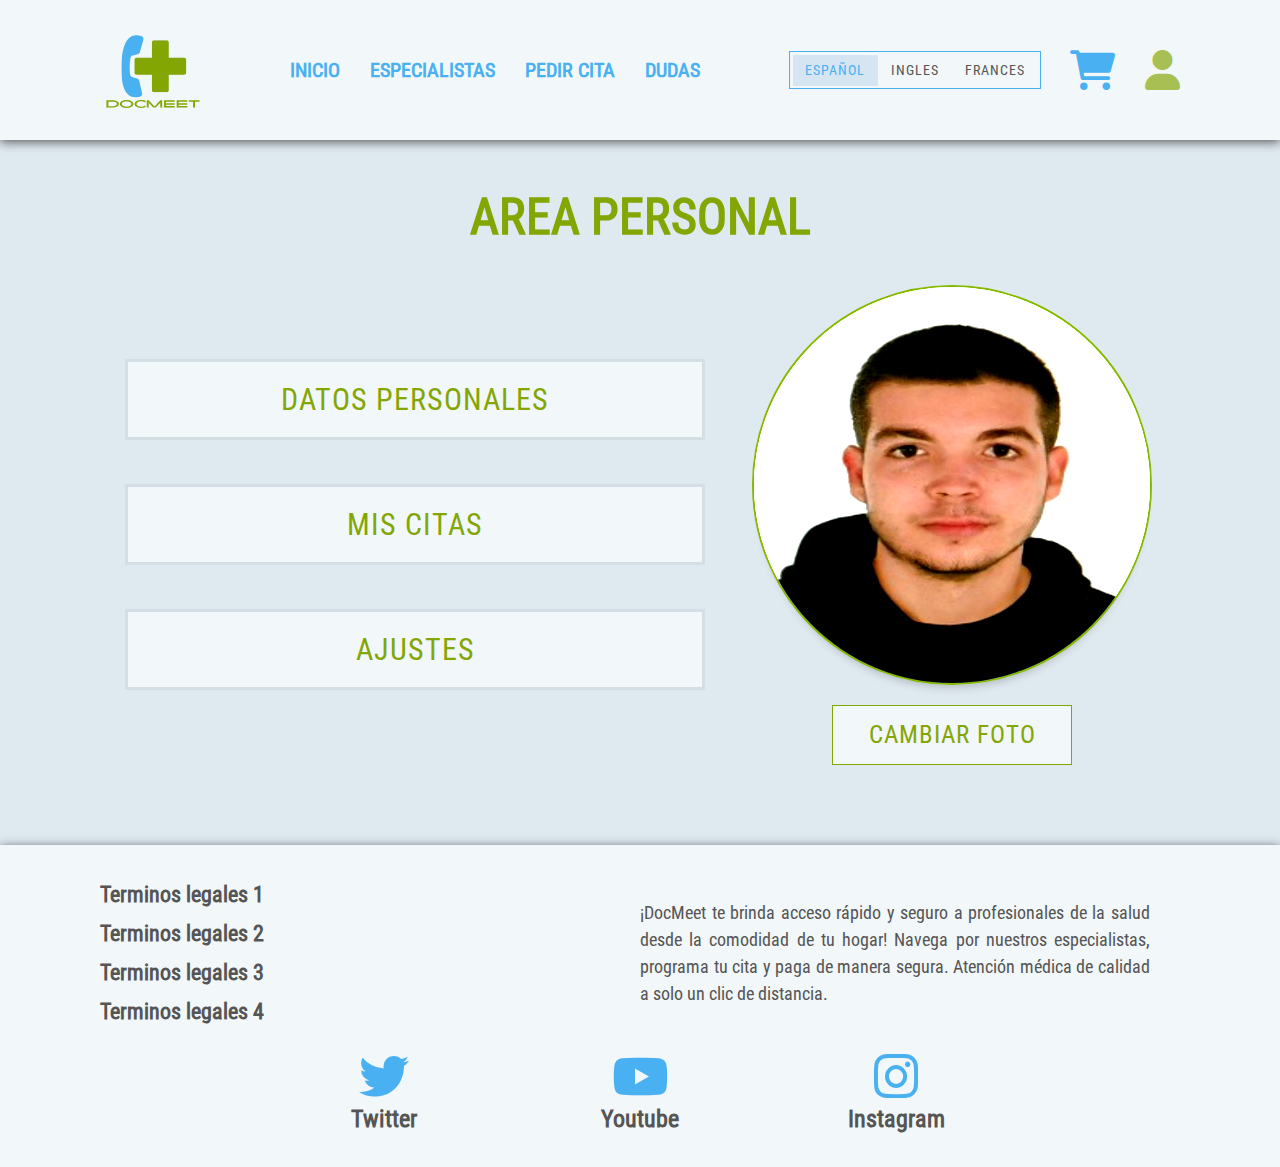
<file: area-personal.html>
<!DOCTYPE html>
<html lang="es">

<head>
    <meta charset="UTF-8">
    <meta name="viewport" content="width=device-width, initial-scale=1.0">
    <link rel="stylesheet" href="assets/fonts/fontawesome-free-6.1.2-web/css/all.min.css">
    <link rel="stylesheet" href="assets/fonts/Roboto_Condensed/RobotoCondensed.css">
    <link rel="stylesheet" href="assets/scss/style.css">
    <link rel="shortcut icon" href="assets/img/logo.ico" type="image/x-icon">
    <title>DocMeet - Citas salud Online</title>
</head>

<body>

    <!-- BARRA DE NAVEGACIÓN -->
    <nav class="home__nav--login" id="home__nav">

        <div class="nav__right--login">

            <!-- CAMBIAR DE IDIOMA -->
            <div class="nav__radio--login">

                <label class="radio__label--login">
                    <input class="radio__input--login" type="radio" name="radio" checked>
                    <span class="radio__text--login"> ESPAÑOL</span>
                </label>

                <label class="radio__label--login">
                    <input class="radio__input--login" type="radio" name="radio">
                    <span class="radio__text--login"> INGLES</span>
                </label>

                <label class="radio__label--login">
                    <input class="radio__input--login" type="radio" name="radio">
                    <span class="radio__text--login"> FRANCES</span>
                </label>

            </div>

            <!-- CARRITO ICON -->
            <a class="nav__link--login" href="carrito.html">
                <i class="nav__icon--login fa-solid fa-cart-shopping"></i>
            </a>

            <!-- USER ICON -->
            <a class="nav__link--login" href="area-personal.html">
                <i class="nav__icon--login fa-solid fa-user" id="active"></i>
            </a>

        </div>

        <!-- MENÚ -->
        <ul class="nav__lista--login">
            <li class="nav__option--login"><a class="option__link--login" href="index-login.html"> INICIO </a></li>
            <li class="nav__option--login"><a class="option__link--login" href="especialistas-login.html"> ESPECIALISTAS
                </a></li>
            <li class="nav__option--login"><a class="option__link--login" href="pedir-cita-login.html"> PEDIR CITA </a>
            </li>
            <li class="nav__option--login"><a class="option__link--login" href="faq-login.html"> DUDAS </a></li>
        </ul>

        <!-- IMAGEN LOGO -->
        <div class="nav__container-img--login">
            <a href="index-login.html" class="nav__link--login">
                <img class="nav__img--login" src="assets/img/Logo.svg" alt="Logo  de la empresa">
            </a>
        </div>

    </nav>

    <div id="nav__menu" class="nav__menu">
        <i class="nav__menu-icon fa-solid fa-bars"></i>
    </div>

    <!-- MAIN DE LA WEB -->
    <main class="home__main">
        <section class="main__personal">

            <header class="personal__header">
                <h1 class="personal__title">AREA PERSONAL</h1>
            </header>

            <div class="personal__container">

                <!-- SECCIÓN IZQ -->
                <div class="personal__container-left">

                    <div class="container-left__container">
                        <a class="container-left__btn" href="datos-personales.html">
                            <span class="container-left__title">DATOS PERSONALES</span>
                        </a>
                    </div>

                    <div class="container-left__container">
                        <a class="container-left__btn" href="mis-citas.html">
                            <span class="container-left__title">MIS CITAS</span>
                        </a>
                    </div>

                    <div class="container-left__container">
                        <a class="container-left__btn" href="#">
                            <span class="container-left__title">AJUSTES</span>
                        </a>
                    </div>

                </div>

                <div class="personal__container-right">

                    <div class="container-right__container-img">
                        <img class="container-right__img" src="assets/img/Foto cara.png" alt="">
                    </div>

                    <a class="container-right__btn" href="#">
                        <span class="container-right__title">CAMBIAR FOTO</span>
                    </a>

                </div>

            </div>


        </section>
    </main>

    <!-- PIÉ DE PÁGINA -->
    <footer class="home__footer">

        <!-- TERMINOS LEGALES -->
        <div class="footer__container-legal">
            <ul class="container-legal__list">
                <li class="container-legal__option"><a class="option__link-footer" href="#">Terminos legales 1</a></li>
                <li class="container-legal__option"><a class="option__link-footer" href="#">Terminos legales 2</a></li>
                <li class="container-legal__option"><a class="option__link-footer" href="#">Terminos legales 3</a></li>
                <li class="container-legal__option"><a class="option__link-footer" href="#">Terminos legales 4</a></li>
            </ul>
        </div>

        <!-- INFORMACIÓN -->
        <div class="footer__container-description">
            <p class="footer__description">
                ¡DocMeet te brinda acceso rápido y seguro a profesionales de la salud desde la comodidad
                de tu hogar! Navega por nuestros especialistas, programa tu cita y paga de manera segura. Atención
                médica de calidad a solo un clic de distancia.
            </p>
        </div>

        <div class="footer__container-rrss">

            <div class="container-rrss__rrss">
                <i class="rrss__icon fa-brands fa-twitter"></i>
                <p class="rrss__text"><a class="rrss__link" href="#">Twitter</a></p>
            </div>

            <div class="container-rrss__rrss">
                <i class="rrss__icon fa-brands fa-youtube"></i>
                <p class="rrss__text"><a class="rrss__link" href="#">Youtube</a></p>
            </div>

            <div class="container-rrss__rrss">
                <i class="rrss__icon fa-brands fa-instagram"></i>
                <p class="rrss__text"><a class="rrss__link" href="#">Instagram</a></p>
            </div>

        </div>

    </footer>

    <script src="assets/js/script.js"></script>

</body>

</html>
</file>
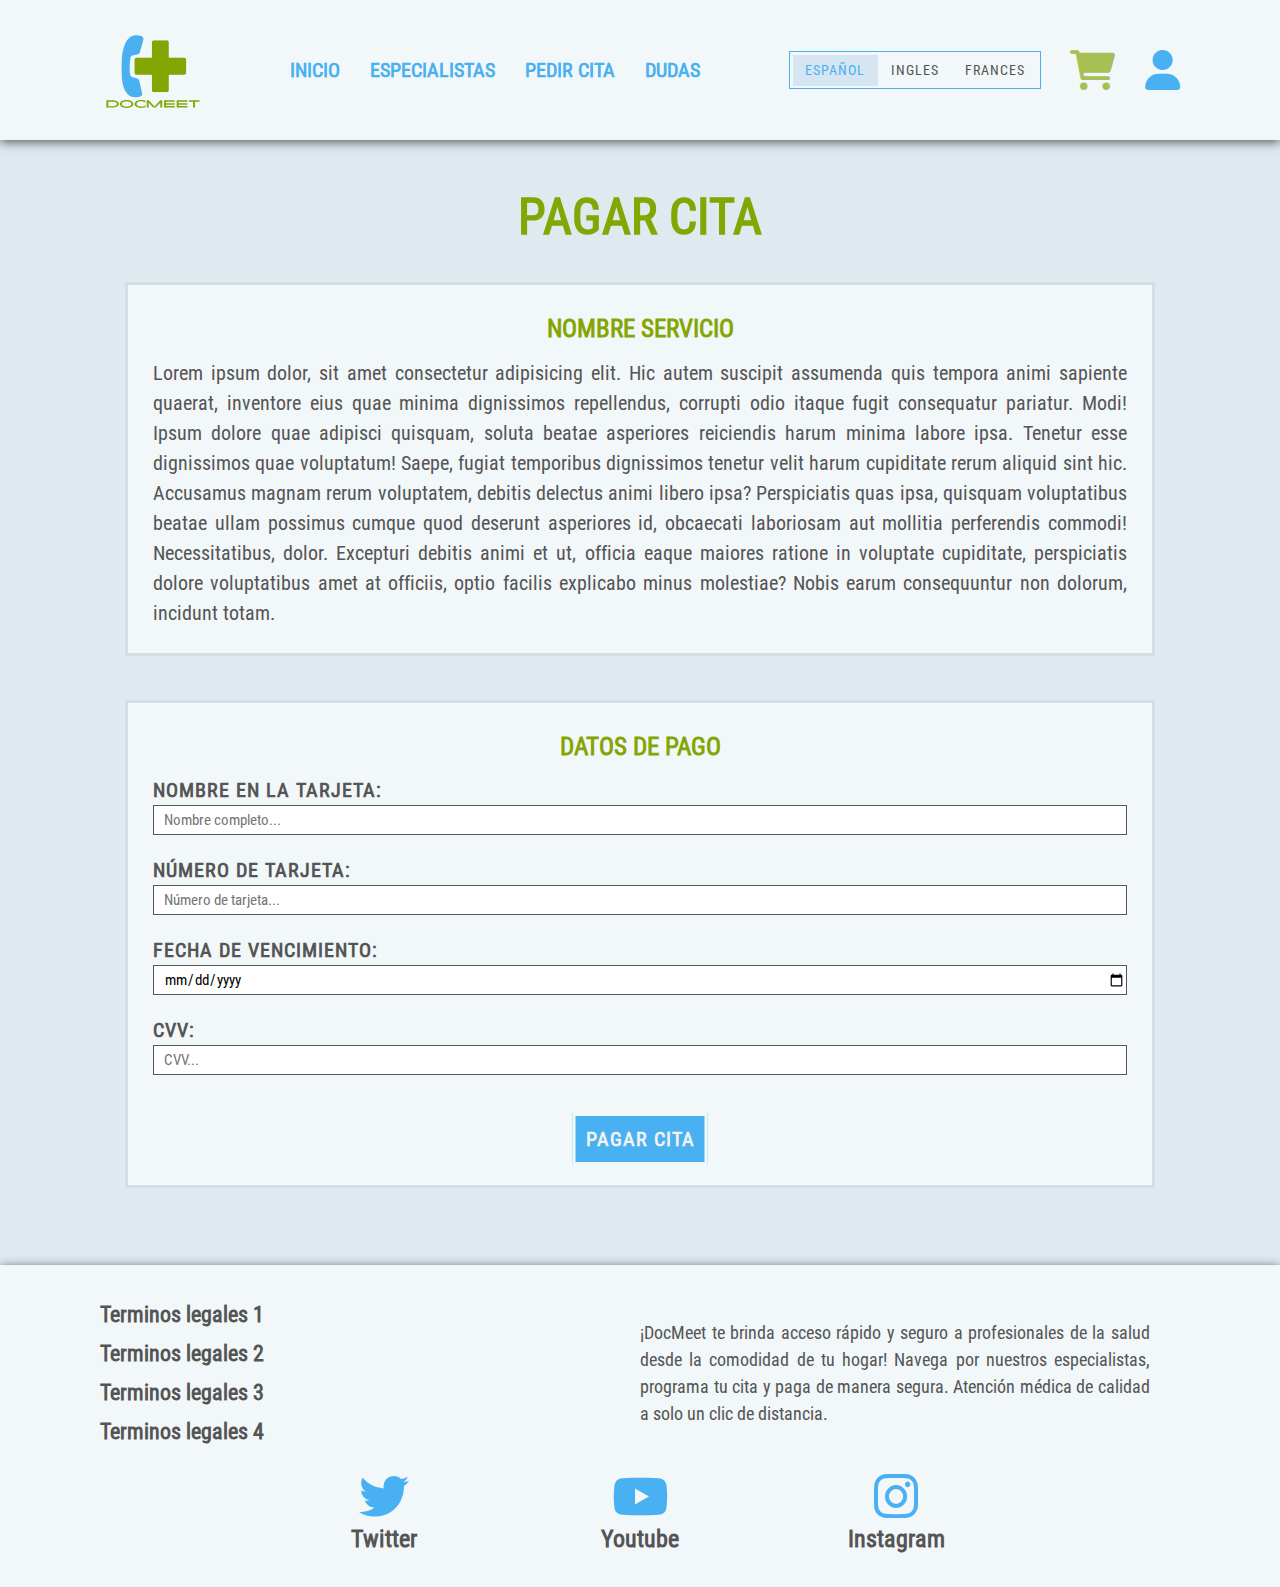
<file: carrito.html>
<!DOCTYPE html>
<html lang="es">

<head>
    <meta charset="UTF-8">
    <meta name="viewport" content="width=device-width, initial-scale=1.0">
    <link rel="stylesheet" href="assets/fonts/fontawesome-free-6.1.2-web/css/all.min.css">
    <link rel="stylesheet" href="assets/fonts/Roboto_Condensed/RobotoCondensed.css">
    <link rel="stylesheet" href="assets/scss/style.css">
    <link rel="shortcut icon" href="assets/img/logo.ico" type="image/x-icon">
    <title>DocMeet - Citas salud Online</title>
</head>

<body>

    <!-- BARRA DE NAVEGACIÓN -->
    <nav class="home__nav--login" id="home__nav">

        <div class="nav__right--login">

            <!-- CAMBIAR DE IDIOMA -->
            <div class="nav__radio--login">

                <label class="radio__label--login">
                    <input class="radio__input--login" type="radio" name="radio" checked>
                    <span class="radio__text--login"> ESPAÑOL</span>
                </label>

                <label class="radio__label--login">
                    <input class="radio__input--login" type="radio" name="radio">
                    <span class="radio__text--login"> INGLES</span>
                </label>

                <label class="radio__label--login">
                    <input class="radio__input--login" type="radio" name="radio">
                    <span class="radio__text--login"> FRANCES</span>
                </label>

            </div>

            <!-- CARRITO ICON -->
            <a class="nav__link--login" href="carrito.html">
                <i class="nav__icon--login fa-solid fa-cart-shopping" id="active"></i>
            </a>

            <!-- USER ICON -->
            <a class="nav__link--login" href="area-personal.html">
                <i class="nav__icon--login fa-solid fa-user"></i>
            </a>

        </div>

        <!-- MENÚ -->
        <ul class="nav__lista--login">
            <li class="nav__option--login"><a class="option__link--login" href="index-login.html"> INICIO </a></li>
            <li class="nav__option--login"><a class="option__link--login" href="especialistas-login.html"> ESPECIALISTAS
                </a></li>
            <li class="nav__option--login"><a class="option__link--login" href="pedir-cita-login.html"> PEDIR CITA </a>
            </li>
            <li class="nav__option--login"><a class="option__link--login" href="faq-login.html"> DUDAS </a></li>
        </ul>

        <!-- IMAGEN LOGO -->
        <div class="nav__container-img--login">
            <a href="index-login.html" class="nav__link--login">
                <img class="nav__img--login" src="assets/img/Logo.svg" alt="Logo  de la empresa">
            </a>
        </div>

    </nav>

    <div id="nav__menu" class="nav__menu">
        <i class="nav__menu-icon fa-solid fa-bars"></i>
    </div>

    <!-- MAIN DE LA WEB -->
    <main class="home__main">

        <section class="main__shop">

            <header class="shop__header">
                <h1 class="shop__title">PAGAR CITA</h1>
            </header>

            <div class="shop__container">

                <!-- SECCIÓN IZQ -->
                <div class="shop__container-left">
                    <div class="container-left__container-description-shop">
                        <h2 class="container-left__title-shop">NOMBRE SERVICIO</h2>
                        <p class="container-left__description-shop">
                            Lorem ipsum dolor, sit amet consectetur adipisicing elit. Hic autem suscipit assumenda quis
                            tempora animi sapiente quaerat, inventore eius quae minima dignissimos repellendus, corrupti
                            odio itaque fugit consequatur pariatur. Modi!
                            Ipsum dolore quae adipisci quisquam, soluta beatae asperiores reiciendis harum minima labore
                            ipsa. Tenetur esse dignissimos quae voluptatum! Saepe, fugiat temporibus dignissimos tenetur
                            velit harum cupiditate rerum aliquid sint hic.
                            Accusamus magnam rerum voluptatem, debitis delectus animi libero ipsa? Perspiciatis quas
                            ipsa, quisquam voluptatibus beatae ullam possimus cumque quod deserunt asperiores id,
                            obcaecati laboriosam aut mollitia perferendis commodi! Necessitatibus, dolor.
                            Excepturi debitis animi et ut, officia eaque maiores ratione in voluptate cupiditate,
                            perspiciatis dolore voluptatibus amet at officiis, optio facilis explicabo minus molestiae?
                            Nobis earum consequuntur non dolorum, incidunt totam.

                        </p>
                    </div>

                </div>

                <!-- SECCIÓN DER -->
                <div class="shop__container-right">
                    <h2 class="container-right__title-shop">DATOS DE PAGO</h2>

                    <form class="shop__form" action="#" method="post">

                        <label class="shop__label" for="nombre">Nombre en la tarjeta:</label>
                        <input class="shop__input" type="text" id="nombre" name="nombre"
                            placeholder="Nombre completo..." required>

                        <label class="shop__label" for="numero">Número de tarjeta:</label>
                        <input class="shop__input" type="text" id="numero" name="numero"
                            placeholder="Número de tarjeta..." required>

                        <label class="shop__label" for="fecha">Fecha de vencimiento:</label>
                        <input class="shop__input" type="date" id="fecha" name="fecha" required>

                        <label class="shop__label" for="cvv">CVV:</label>
                        <input class="shop__input shop__input--last" type="text" id="cvv" name="cvv"
                            placeholder="CVV..." required>

                    </form>

                    <a class="container-right__btn-shop" href="#">
                        <span class="btn-shop__title">PAGAR CITA</span>
                    </a>

                </div>

            </div>


        </section>

    </main>

    <!-- PIÉ DE PÁGINA -->
    <footer class="home__footer">

        <!-- TERMINOS LEGALES -->
        <div class="footer__container-legal">
            <ul class="container-legal__list">
                <li class="container-legal__option"><a class="option__link-footer" href="#">Terminos legales 1</a></li>
                <li class="container-legal__option"><a class="option__link-footer" href="#">Terminos legales 2</a></li>
                <li class="container-legal__option"><a class="option__link-footer" href="#">Terminos legales 3</a></li>
                <li class="container-legal__option"><a class="option__link-footer" href="#">Terminos legales 4</a></li>
            </ul>
        </div>

        <!-- INFORMACIÓN -->
        <div class="footer__container-description">
            <p class="footer__description">
                ¡DocMeet te brinda acceso rápido y seguro a profesionales de la salud desde la comodidad
                de tu hogar! Navega por nuestros especialistas, programa tu cita y paga de manera segura. Atención
                médica de calidad a solo un clic de distancia.
            </p>
        </div>

        <div class="footer__container-rrss">

            <div class="container-rrss__rrss">
                <i class="rrss__icon fa-brands fa-twitter"></i>
                <p class="rrss__text"><a class="rrss__link" href="#">Twitter</a></p>
            </div>

            <div class="container-rrss__rrss">
                <i class="rrss__icon fa-brands fa-youtube"></i>
                <p class="rrss__text"><a class="rrss__link" href="#">Youtube</a></p>
            </div>

            <div class="container-rrss__rrss">
                <i class="rrss__icon fa-brands fa-instagram"></i>
                <p class="rrss__text"><a class="rrss__link" href="#">Instagram</a></p>
            </div>

        </div>

    </footer>

    <script src="assets/js/script.js"></script>

</body>

</html>
</file>
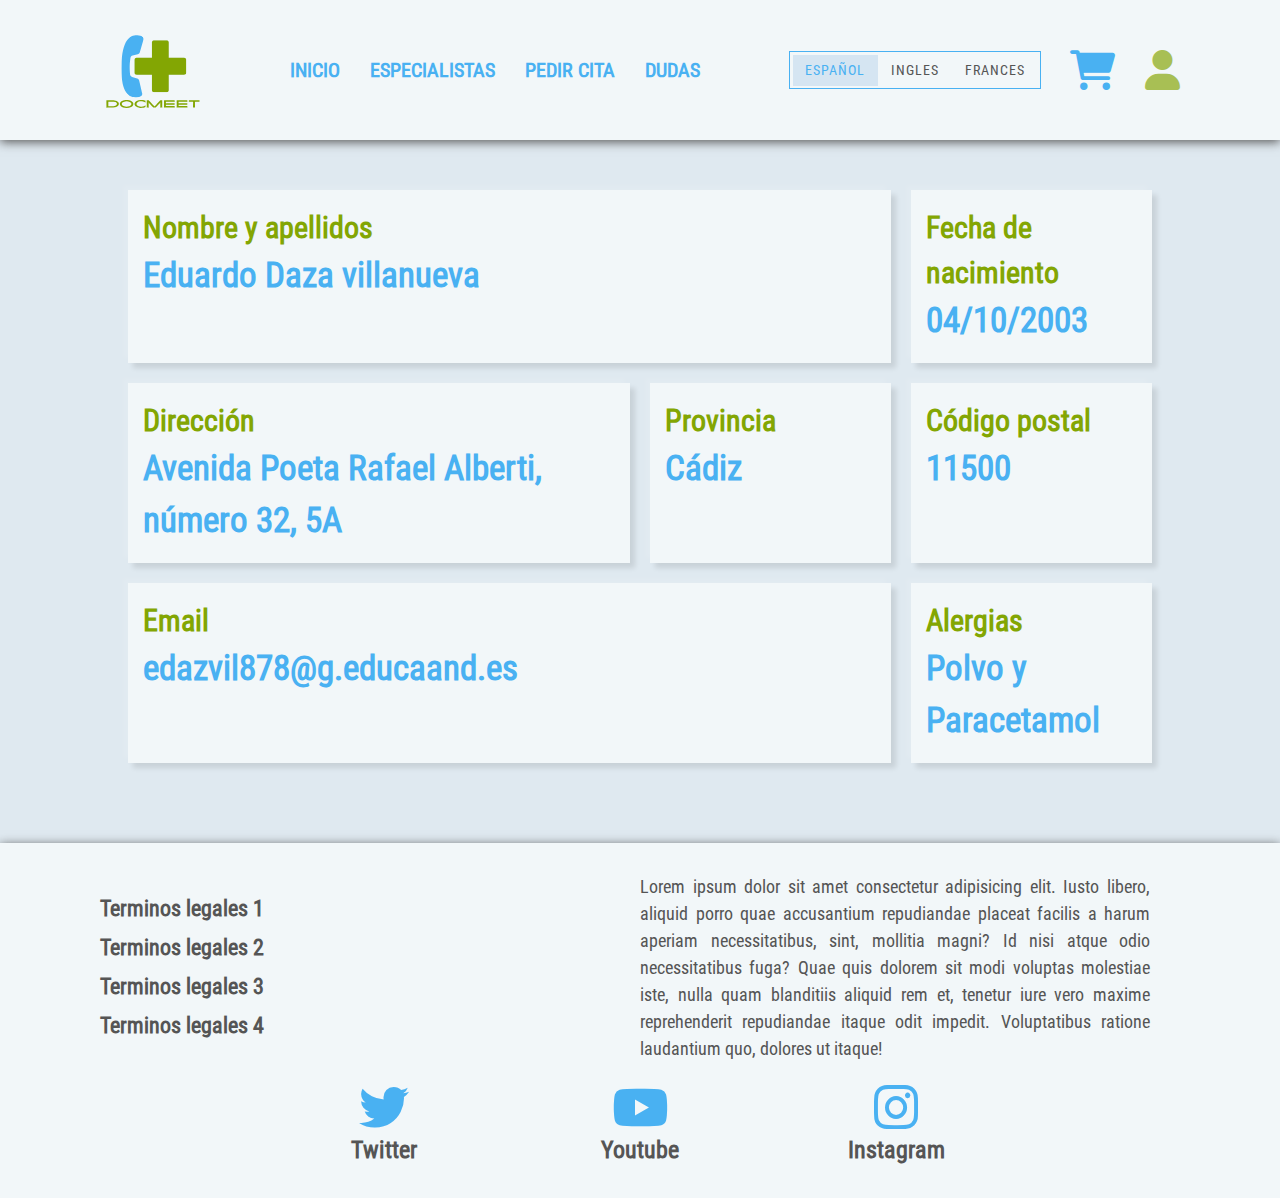
<file: datos-personales.html>
<!DOCTYPE html>
<html lang="es">

<head>
    <meta charset="UTF-8">
    <meta name="viewport" content="width=device-width, initial-scale=1.0">
    <link rel="stylesheet" href="assets/fonts/fontawesome-free-6.1.2-web/css/all.min.css">
    <link rel="stylesheet" href="assets/fonts/Roboto_Condensed/RobotoCondensed.css">
    <link rel="stylesheet" href="assets/scss/style.css">
    <link rel="shortcut icon" href="assets/img/logo.ico" type="image/x-icon">
    <title>DocMeet - Citas salud Online</title>
</head>

<body>

    <!-- BARRA DE NAVEGACIÓN -->
    <nav class="home__nav--login" id="home__nav">

        <div class="nav__right--login">

            <!-- CAMBIAR DE IDIOMA -->
            <div class="nav__radio--login">

                <label class="radio__label--login">
                    <input class="radio__input--login" type="radio" name="radio" checked>
                    <span class="radio__text--login"> ESPAÑOL</span>
                </label>

                <label class="radio__label--login">
                    <input class="radio__input--login" type="radio" name="radio">
                    <span class="radio__text--login"> INGLES</span>
                </label>

                <label class="radio__label--login">
                    <input class="radio__input--login" type="radio" name="radio">
                    <span class="radio__text--login"> FRANCES</span>
                </label>

            </div>

            <!-- CARRITO ICON -->
            <a class="nav__link--login" href="carrito.html">
                <i class="nav__icon--login fa-solid fa-cart-shopping"></i>
            </a>

            <!-- USER ICON -->
            <a class="nav__link--login" href="area-personal.html">
                <i class="nav__icon--login fa-solid fa-user" id="active"></i>
            </a>

        </div>

        <!-- MENÚ -->
        <ul class="nav__lista--login">
            <li class="nav__option--login"><a class="option__link--login" href="index-login.html"> INICIO </a></li>
            <li class="nav__option--login"><a class="option__link--login" href="especialistas-login.html"> ESPECIALISTAS
                </a></li>
            <li class="nav__option--login"><a class="option__link--login" href="pedir-cita-login.html"> PEDIR CITA </a>
            </li>
            <li class="nav__option--login"><a class="option__link--login" href="faq-login.html"> DUDAS </a></li>
        </ul>

        <!-- IMAGEN LOGO -->
        <div class="nav__container-img--login">
            <a href="index-login.html" class="nav__link--login">
                <img class="nav__img--login" src="assets/img/Logo.svg" alt="Logo  de la empresa">
            </a>
        </div>

    </nav>

    <div id="nav__menu" class="nav__menu">
        <i class="nav__menu-icon fa-solid fa-bars"></i>
    </div>

    <!-- MAIN DE LA WEB -->
    <main class="home__main">
        <section class="section1__datos">

            <article class="datos__dato" id="a1">
                <h3 class="dato__title">Nombre y apellidos</h3>
                <p class="dato__text">Eduardo Daza villanueva</p>
            </article>

            <article class="datos__dato" id="a2">
                <h3 class="dato__title">Dirección</h3>
                <p class="dato__text">Avenida Poeta Rafael Alberti, número 32, 5A</p>
            </article>

            <article class="datos__dato" id="a3">
                <h3 class="dato__title">Fecha de nacimiento</h3>
                <p class="dato__text">04/10/2003</p>
            </article>

            <article class="datos__dato" id="a4">
                <h3 class="dato__title">Alergias</h3>
                <p class="dato__text">Polvo y Paracetamol</p>
            </article>

            <article class="datos__dato" id="a5">
                <h3 class="dato__title">Email</h3>
                <p class="dato__text">edazvil878@g.educaand.es</p>
            </article>

            <article class="datos__dato" id="a6">
                <h3 class="dato__title">Provincia</h3>
                <p class="dato__text">Cádiz</p>
            </article>

            <article class="datos__dato" id="a7">
                <h3 class="dato__title">Código postal</h3>
                <p class="dato__text">11500</p>
            </article>

        </section>
    </main>

    <!-- PIÉ DE PÁGINA -->
    <footer class="home__footer">

        <!-- TERMINOS LEGALES -->
        <div class="footer__container-legal">
            <ul class="container-legal__list">
                <li class="container-legal__option"><a class="option__link" href="#">Terminos legales 1</a></li>
                <li class="container-legal__option"><a class="option__link" href="#">Terminos legales 2</a></li>
                <li class="container-legal__option"><a class="option__link" href="#">Terminos legales 3</a></li>
                <li class="container-legal__option"><a class="option__link" href="#">Terminos legales 4</a></li>
            </ul>
        </div>

        <!-- INFORMACIÓN -->
        <div class="footer__container-description">
            <p class="footer__description">
                Lorem ipsum dolor sit amet consectetur adipisicing elit. Iusto libero, aliquid porro quae accusantium
                repudiandae placeat facilis a harum aperiam necessitatibus, sint, mollitia magni? Id nisi atque odio
                necessitatibus fuga?
                Quae quis dolorem sit modi voluptas molestiae iste, nulla quam blanditiis aliquid rem et, tenetur iure
                vero maxime reprehenderit repudiandae itaque odit impedit. Voluptatibus ratione laudantium quo, dolores
                ut itaque!
            </p>
        </div>

        <div class="footer__container-rrss">

            <div class="container-rrss__rrss">
                <i class="rrss__icon fa-brands fa-twitter"></i>
                <p class="rrss__text"><a class="rrss__link" href="#">Twitter</a></p>
            </div>

            <div class="container-rrss__rrss">
                <i class="rrss__icon fa-brands fa-youtube"></i>
                <p class="rrss__text"><a class="rrss__link" href="#">Youtube</a></p>
            </div>

            <div class="container-rrss__rrss">
                <i class="rrss__icon fa-brands fa-instagram"></i>
                <p class="rrss__text"><a class="rrss__link" href="#">Instagram</a></p>
            </div>

        </div>

    </footer>

    <script src="assets/js/script.js"></script>

</body>

</html>
</file>
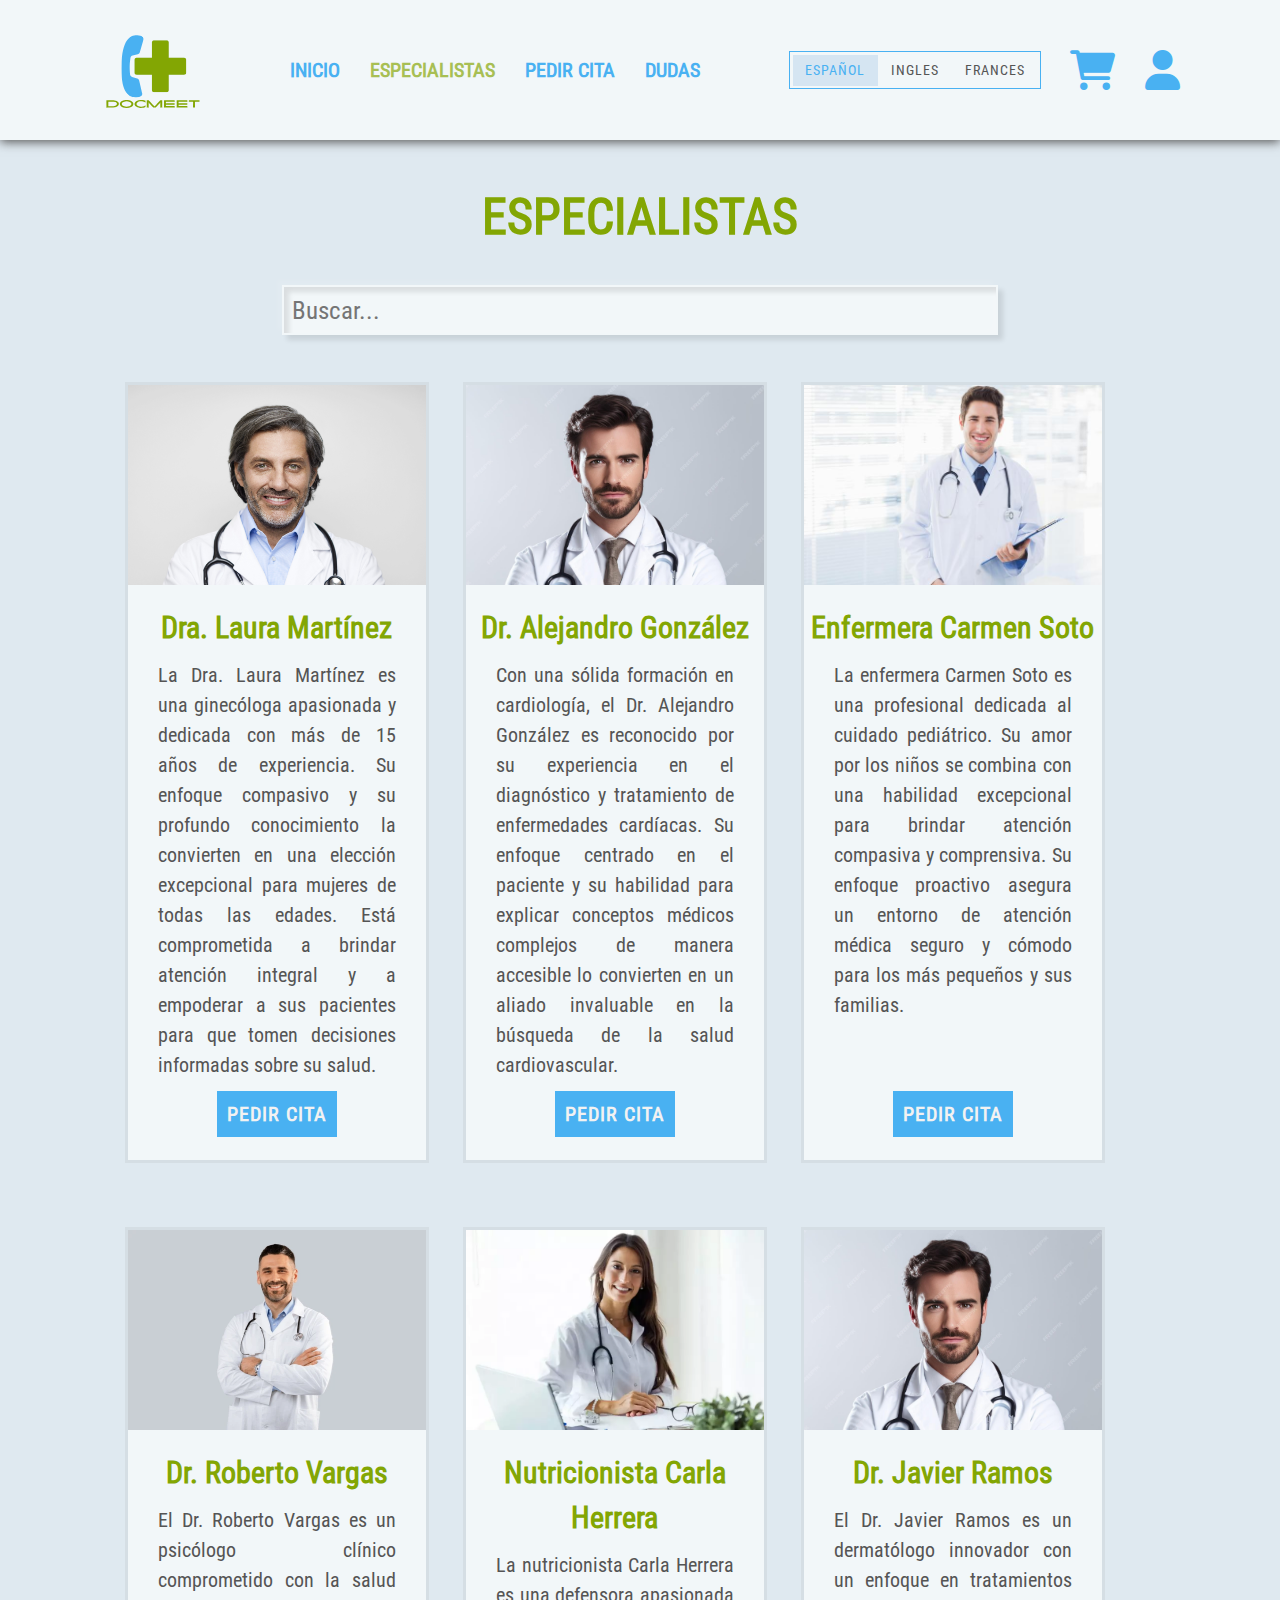
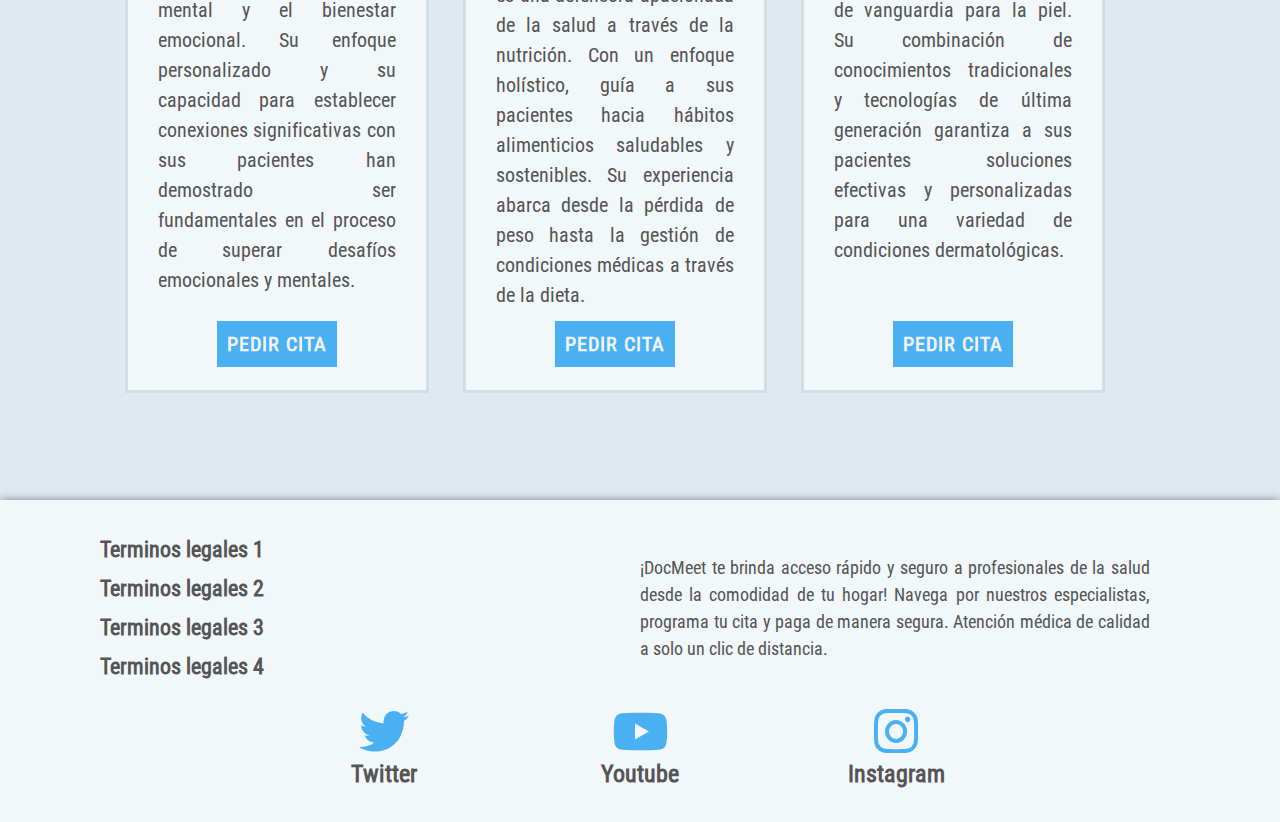
<file: especialistas-login.html>
<!DOCTYPE html>
<html lang="es">

<head>
    <meta charset="UTF-8">
    <meta name="viewport" content="width=device-width, initial-scale=1.0">
    <link rel="stylesheet" href="assets/fonts/fontawesome-free-6.1.2-web/css/all.min.css">
    <link rel="stylesheet" href="assets/fonts/Roboto_Condensed/RobotoCondensed.css">
    <link rel="stylesheet" href="assets/scss/style.css">
    <link rel="shortcut icon" href="assets/img/logo.ico" type="image/x-icon">
    <title>DocMeet - Citas salud Online</title>
</head>

<body>

    <!-- BARRA DE NAVEGACIÓN -->
    <nav class="home__nav--login" id="home__nav">

        <div class="nav__right--login">

            <!-- CAMBIAR DE IDIOMA -->
            <div class="nav__radio--login">

                <label class="radio__label--login">
                    <input class="radio__input--login" type="radio" name="radio" checked>
                    <span class="radio__text--login"> ESPAÑOL</span>
                </label>

                <label class="radio__label--login">
                    <input class="radio__input--login" type="radio" name="radio">
                    <span class="radio__text--login"> INGLES</span>
                </label>

                <label class="radio__label--login">
                    <input class="radio__input--login" type="radio" name="radio">
                    <span class="radio__text--login"> FRANCES</span>
                </label>

            </div>

            <!-- CARRITO ICON -->
            <a class="nav__link--login" href="carrito.html">
                <i class="nav__icon--login fa-solid fa-cart-shopping"></i>
            </a>

            <!-- USER ICON -->
            <a class="nav__link--login" href="area-personal.html">
                <i class="nav__icon--login fa-solid fa-user"></i>
            </a>

        </div>

        <!-- MENÚ -->
        <ul class="nav__lista--login">
            <li class="nav__option--login"><a class="option__link--login" href="index-login.html"> INICIO </a></li>
            <li class="nav__option--login"><a class="option__link--login" id="active" href="especialistas-login.html">
                    ESPECIALISTAS </a></li>
            <li class="nav__option--login"><a class="option__link--login" href="pedir-cita-login.html"> PEDIR CITA </a>
            </li>
            <li class="nav__option--login"><a class="option__link--login" href="faq-login.html"> DUDAS </a></li>
        </ul>

        <!-- IMAGEN LOGO -->
        <div class="nav__container-img--login">
            <a href="index-login.html" class="nav__link--login">
                <img class="nav__img--login" src="assets/img/Logo.svg" alt="Logo  de la empresa">
            </a>
        </div>

    </nav>

    <div id="nav__menu" class="nav__menu">
        <i class="nav__menu-icon fa-solid fa-bars"></i>
    </div>

    <!-- MAIN DE LA WEB -->
    <main class="home__main">

        <!-- ESPECIALISTAS -->
        <section class="main__section-2">

            <header class="cards__header">
                <h1 class="cards__title">ESPECIALISTAS</h1>
            </header>

            <div class="especialistas__search">
                <input class="search__input" placeholder="Buscar...">
            </div>

            <!-- CONTENEDOR CARTAS -->
            <div class="section-2__cards">

                <div class="cards__container">

                    <!-- CARTA -->
                    <article class="cards__card">

                        <div class="card__container-img card__container-img--1">

                        </div>

                        <h2 class="card__title">Dra. Laura Martínez</h2>

                        <div class="card__container-text">
                            <span class="card__text">
                                La Dra. Laura Martínez es una ginecóloga apasionada y dedicada con más de 15 años de
                                experiencia. Su enfoque compasivo y su profundo conocimiento la convierten en una
                                elección excepcional para mujeres de todas las edades. Está comprometida a brindar
                                atención integral y a empoderar a sus pacientes para que tomen decisiones informadas
                                sobre su salud.
                            </span>
                        </div>

                        <a class="container-right__btn-shop" href="pedir-cita-login.html">
                            <span class="btn-shop__title">PEDIR CITA</span>
                        </a>

                    </article>

                    <!-- CARTA -->
                    <article class="cards__card">

                        <div class="card__container-img card__container-img--2">

                        </div>

                        <h2 class="card__title">Dr. Alejandro González</h2>

                        <div class="card__container-text">
                            <span class="card__text">
                                Con una sólida formación en cardiología, el Dr. Alejandro González es reconocido por su
                                experiencia en el diagnóstico y tratamiento de enfermedades cardíacas. Su enfoque
                                centrado en el paciente y su habilidad para explicar conceptos médicos complejos de
                                manera accesible lo convierten en un aliado invaluable en la búsqueda de la salud
                                cardiovascular.
                            </span>
                        </div>

                        <a class="container-right__btn-shop" href="pedir-cita-login.html">
                            <span class="btn-shop__title">PEDIR CITA</span>
                        </a>

                    </article>

                    <!-- CARTA -->
                    <article class="cards__card">

                        <div class="card__container-img card__container-img--3">

                        </div>

                        <h2 class="card__title">Enfermera Carmen Soto</h2>

                        <div class="card__container-text">
                            <span class="card__text">
                                La enfermera Carmen Soto es una profesional dedicada al cuidado pediátrico. Su amor por
                                los niños se combina con una habilidad excepcional para brindar atención compasiva y
                                comprensiva. Su enfoque proactivo asegura un entorno de atención médica seguro y cómodo
                                para los más pequeños y sus familias.
                            </span>
                        </div>

                        <a class="container-right__btn-shop" href="pedir-cita-login.html">
                            <span class="btn-shop__title">PEDIR CITA</span>
                        </a>

                    </article>

                    <!-- CARTA -->
                    <article class="cards__card">

                        <div class="card__container-img card__container-img--4">

                        </div>

                        <h2 class="card__title">Dr. Roberto Vargas </h2>

                        <div class="card__container-text">
                            <span class="card__text">
                                El Dr. Roberto Vargas es un psicólogo clínico comprometido con la salud mental y el
                                bienestar emocional. Su enfoque personalizado y su capacidad para establecer conexiones
                                significativas con sus pacientes han demostrado ser fundamentales en el proceso de
                                superar desafíos emocionales y mentales.
                            </span>
                        </div>

                        <a class="container-right__btn-shop" href="pedir-cita-login.html">
                            <span class="btn-shop__title">PEDIR CITA</span>
                        </a>

                    </article>

                    <!-- CARTA -->
                    <article class="cards__card">

                        <div class="card__container-img card__container-img--5">

                        </div>

                        <h2 class="card__title">Nutricionista Carla Herrera</h2>

                        <div class="card__container-text">
                            <span class="card__text">
                                La nutricionista Carla Herrera es una defensora apasionada de la salud a través de la
                                nutrición. Con un enfoque holístico, guía a sus pacientes hacia hábitos alimenticios
                                saludables y sostenibles. Su experiencia abarca desde la pérdida de peso hasta la
                                gestión de condiciones médicas a través de la dieta.
                            </span>
                        </div>

                        <a class="container-right__btn-shop" href="pedir-cita-login.html">
                            <span class="btn-shop__title">PEDIR CITA</span>
                        </a>

                    </article>

                    <!-- CARTA -->
                    <article class="cards__card">

                        <div class="card__container-img card__container-img--2">

                        </div>

                        <h2 class="card__title">Dr. Javier Ramos</h2>

                        <div class="card__container-text">
                            <span class="card__text">
                                El Dr. Javier Ramos es un dermatólogo innovador con un enfoque en tratamientos de
                                vanguardia para la piel. Su combinación de conocimientos tradicionales y tecnologías de
                                última generación garantiza a sus pacientes soluciones efectivas y personalizadas para
                                una variedad de condiciones dermatológicas.
                            </span>
                        </div>

                        <a class="container-right__btn-shop" href="pedir-cita-login.html">
                            <span class="btn-shop__title">PEDIR CITA</span>
                        </a>

                    </article>

                </div>

            </div>
        </section>

    </main>

    <div id="button-up">
        <i class="fas fa-chevron-up"></i>
    </div>

    <!-- PIÉ DE PÁGINA -->
    <footer class="home__footer">

        <!-- TERMINOS LEGALES -->
        <div class="footer__container-legal">
            <ul class="container-legal__list">
                <li class="container-legal__option"><a class="option__link-footer" href="#">Terminos legales 1</a></li>
                <li class="container-legal__option"><a class="option__link-footer" href="#">Terminos legales 2</a></li>
                <li class="container-legal__option"><a class="option__link-footer" href="#">Terminos legales 3</a></li>
                <li class="container-legal__option"><a class="option__link-footer" href="#">Terminos legales 4</a></li>
            </ul>
        </div>

        <!-- INFORMACIÓN -->
        <div class="footer__container-description">
            <p class="footer__description">
                ¡DocMeet te brinda acceso rápido y seguro a profesionales de la salud desde la comodidad
                de tu hogar! Navega por nuestros especialistas, programa tu cita y paga de manera segura. Atención
                médica de calidad a solo un clic de distancia.
            </p>
        </div>

        <div class="footer__container-rrss">

            <div class="container-rrss__rrss">
                <i class="rrss__icon fa-brands fa-twitter"></i>
                <p class="rrss__text"><a class="rrss__link" href="#">Twitter</a></p>
            </div>

            <div class="container-rrss__rrss">
                <i class="rrss__icon fa-brands fa-youtube"></i>
                <p class="rrss__text"><a class="rrss__link" href="#">Youtube</a></p>
            </div>

            <div class="container-rrss__rrss">
                <i class="rrss__icon fa-brands fa-instagram"></i>
                <p class="rrss__text"><a class="rrss__link" href="#">Instagram</a></p>
            </div>

        </div>

    </footer>

    <script src="assets/js/script.js"></script>

</body>

</html>
</file>
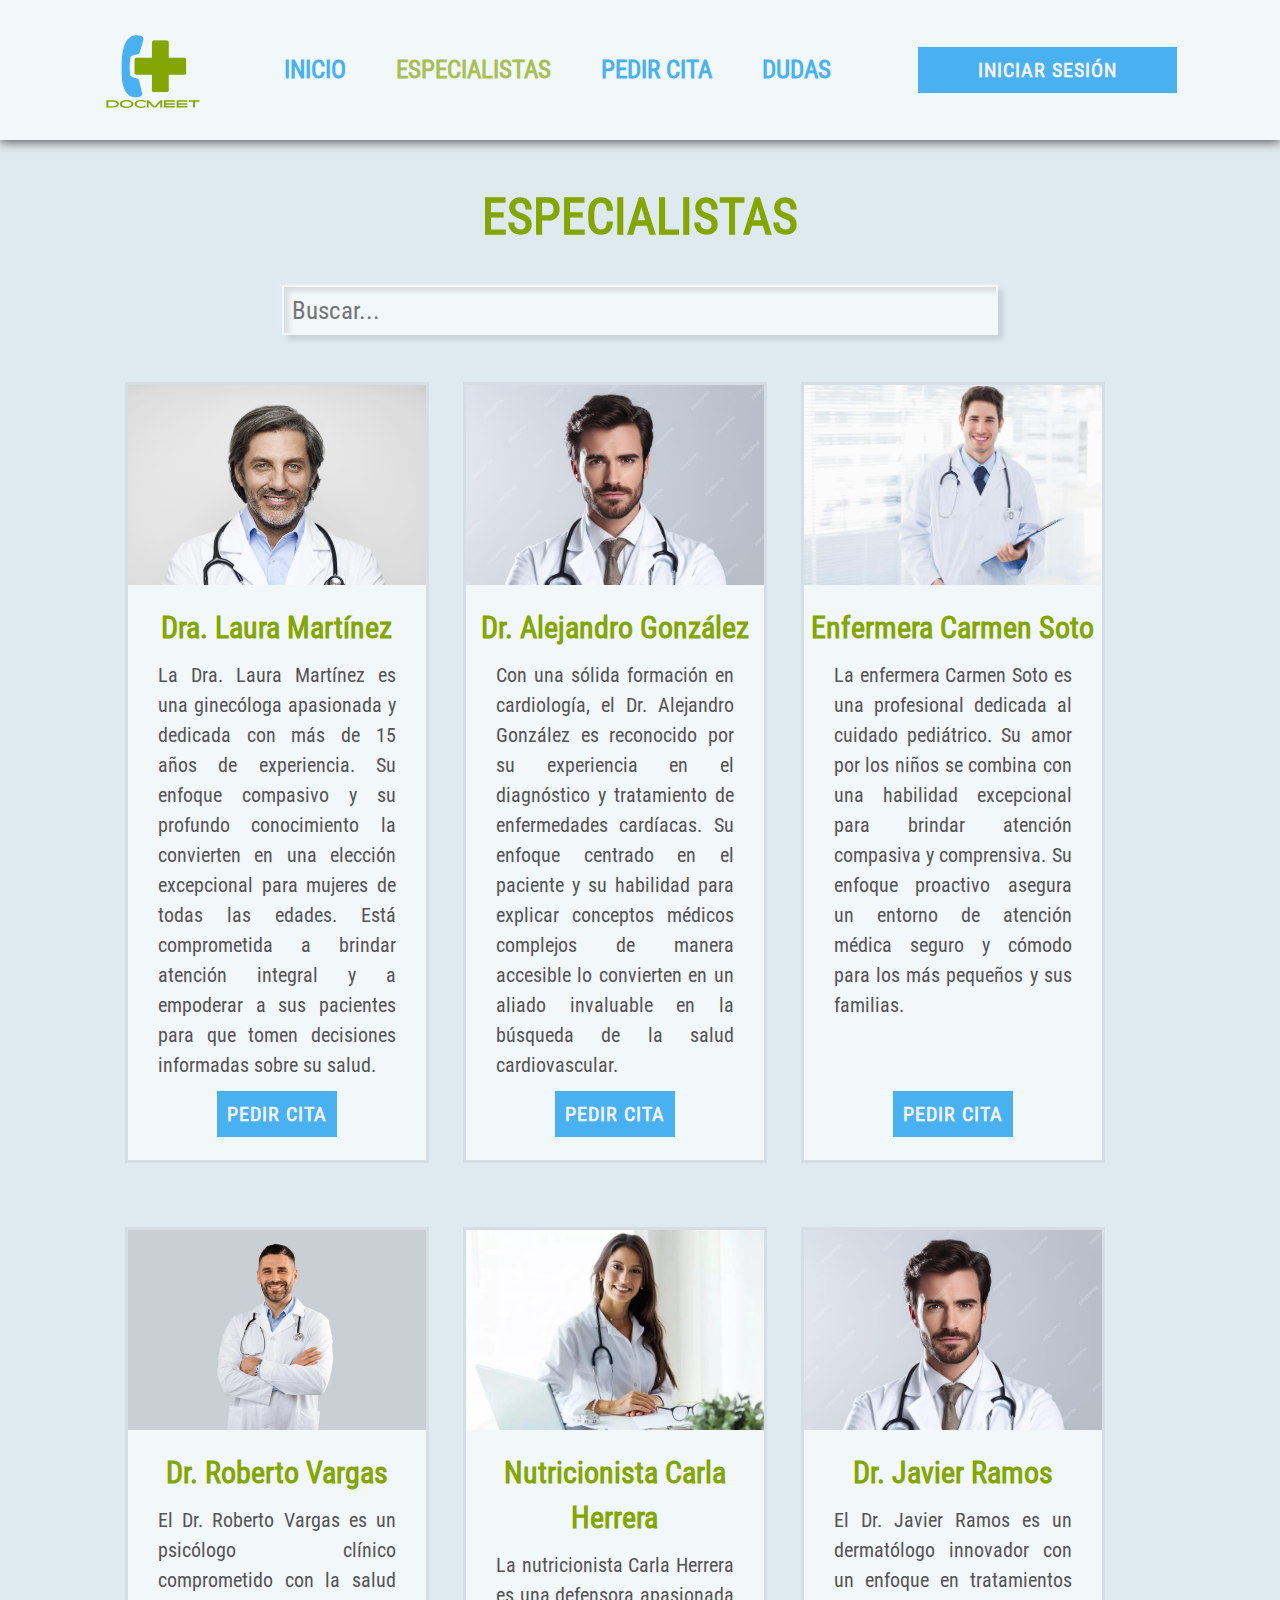
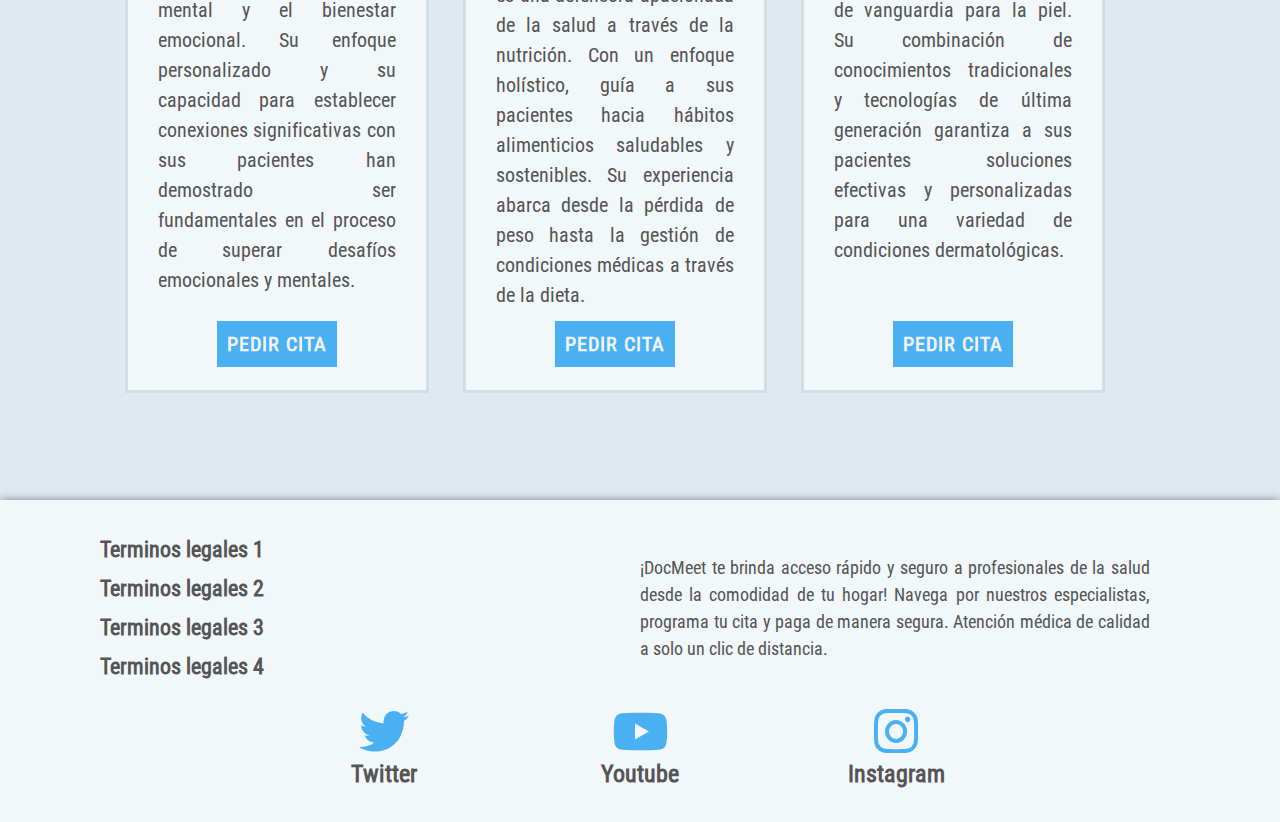
<file: especialistas.html>
<!DOCTYPE html>
<html lang="es">

<head>
    <meta charset="UTF-8">
    <meta name="viewport" content="width=device-width, initial-scale=1.0">
    <link rel="stylesheet" href="assets/fonts/fontawesome-free-6.1.2-web/css/all.min.css">
    <link rel="stylesheet" href="assets/fonts/Roboto_Condensed/RobotoCondensed.css">
    <link rel="stylesheet" href="assets/scss/style.css">
    <link rel="shortcut icon" href="assets/img/logo.ico" type="image/x-icon">
    <title>DocMeet - Citas salud Online</title>
</head>

<body>

    <!-- BARRA DE NAVEGACIÓN -->
    <nav class="home__nav" id="home__nav">

        <div class="nav__right">
            <!-- BOTÓN LOGIN -->
            <a class="nav__btn-login" href="login.html">
                <span class="btn-login__title">INICIAR SESIÓN</span>
            </a>
        </div>

        <!-- MENÚ -->
        <ul class="nav__lista">
            <li class="nav__option"><a class="option__link" href="index.html"> INICIO </a></li>
            <li class="nav__option"><a class="option__link" id="active" href="especialistas.html"> ESPECIALISTAS </a>
            </li>
            <li class="nav__option"><a class="option__link" href="login.html"> PEDIR CITA </a></li>
            <li class="nav__option"><a class="option__link" href="faq.html"> DUDAS </a></li>
        </ul>

        <!-- IMAGEN LOGO -->
        <div class="nav__container-img">
            <a href="index.html" class="nav__link">
                <img class="nav__img" src="assets/img/Logo.svg" alt="Logo  de la empresa">
            </a>
        </div>

    </nav>

    <div id="nav__menu" class="nav__menu">
        <i class="nav__menu-icon fa-solid fa-bars"></i>
    </div>

    <!-- MAIN DE LA WEB -->
    <main class="home__main">

        <!-- ESPECIALISTAS -->
        <section class="main__section-2">

            <header class="cards__header">
                <h1 class="cards__title">ESPECIALISTAS</h1>
            </header>

            <div class="especialistas__search">
                <input class="search__input" placeholder="Buscar...">
            </div>

            <!-- CONTENEDOR CARTAS -->
            <div class="section-2__cards">

                <div class="cards__container">

                    <!-- CARTA -->
                    <article class="cards__card">

                        <div class="card__container-img card__container-img--1">

                        </div>

                        <h2 class="card__title">Dra. Laura Martínez</h2>

                        <div class="card__container-text">
                            <span class="card__text">
                                La Dra. Laura Martínez es una ginecóloga apasionada y dedicada con más de 15 años de
                                experiencia. Su enfoque compasivo y su profundo conocimiento la convierten en una
                                elección excepcional para mujeres de todas las edades. Está comprometida a brindar
                                atención integral y a empoderar a sus pacientes para que tomen decisiones informadas
                                sobre su salud.
                            </span>
                        </div>

                        <a class="container-right__btn-shop" href="pedir-cita-login.html">
                            <span class="btn-shop__title">PEDIR CITA</span>
                        </a>

                    </article>

                    <!-- CARTA -->
                    <article class="cards__card">

                        <div class="card__container-img card__container-img--2">

                        </div>

                        <h2 class="card__title">Dr. Alejandro González</h2>

                        <div class="card__container-text">
                            <span class="card__text">
                                Con una sólida formación en cardiología, el Dr. Alejandro González es reconocido por su
                                experiencia en el diagnóstico y tratamiento de enfermedades cardíacas. Su enfoque
                                centrado en el paciente y su habilidad para explicar conceptos médicos complejos de
                                manera accesible lo convierten en un aliado invaluable en la búsqueda de la salud
                                cardiovascular.
                            </span>
                        </div>

                        <a class="container-right__btn-shop" href="pedir-cita-login.html">
                            <span class="btn-shop__title">PEDIR CITA</span>
                        </a>

                    </article>

                    <!-- CARTA -->
                    <article class="cards__card">

                        <div class="card__container-img card__container-img--3">

                        </div>

                        <h2 class="card__title">Enfermera Carmen Soto</h2>

                        <div class="card__container-text">
                            <span class="card__text">
                                La enfermera Carmen Soto es una profesional dedicada al cuidado pediátrico. Su amor por
                                los niños se combina con una habilidad excepcional para brindar atención compasiva y
                                comprensiva. Su enfoque proactivo asegura un entorno de atención médica seguro y cómodo
                                para los más pequeños y sus familias.
                            </span>
                        </div>

                        <a class="container-right__btn-shop" href="pedir-cita-login.html">
                            <span class="btn-shop__title">PEDIR CITA</span>
                        </a>

                    </article>

                    <!-- CARTA -->
                    <article class="cards__card">

                        <div class="card__container-img card__container-img--4">

                        </div>

                        <h2 class="card__title">Dr. Roberto Vargas </h2>

                        <div class="card__container-text">
                            <span class="card__text">
                                El Dr. Roberto Vargas es un psicólogo clínico comprometido con la salud mental y el
                                bienestar emocional. Su enfoque personalizado y su capacidad para establecer conexiones
                                significativas con sus pacientes han demostrado ser fundamentales en el proceso de
                                superar desafíos emocionales y mentales.
                            </span>
                        </div>

                        <a class="container-right__btn-shop" href="pedir-cita-login.html">
                            <span class="btn-shop__title">PEDIR CITA</span>
                        </a>

                    </article>

                    <!-- CARTA -->
                    <article class="cards__card">

                        <div class="card__container-img card__container-img--5">

                        </div>

                        <h2 class="card__title">Nutricionista Carla Herrera</h2>

                        <div class="card__container-text">
                            <span class="card__text">
                                La nutricionista Carla Herrera es una defensora apasionada de la salud a través de la
                                nutrición. Con un enfoque holístico, guía a sus pacientes hacia hábitos alimenticios
                                saludables y sostenibles. Su experiencia abarca desde la pérdida de peso hasta la
                                gestión de condiciones médicas a través de la dieta.
                            </span>
                        </div>

                        <a class="container-right__btn-shop" href="pedir-cita-login.html">
                            <span class="btn-shop__title">PEDIR CITA</span>
                        </a>

                    </article>

                    <!-- CARTA -->
                    <article class="cards__card">

                        <div class="card__container-img card__container-img--2">

                        </div>

                        <h2 class="card__title">Dr. Javier Ramos</h2>

                        <div class="card__container-text">
                            <span class="card__text">
                                El Dr. Javier Ramos es un dermatólogo innovador con un enfoque en tratamientos de
                                vanguardia para la piel. Su combinación de conocimientos tradicionales y tecnologías de
                                última generación garantiza a sus pacientes soluciones efectivas y personalizadas para
                                una variedad de condiciones dermatológicas.
                            </span>
                        </div>

                        <a class="container-right__btn-shop" href="pedir-cita-login.html">
                            <span class="btn-shop__title">PEDIR CITA</span>
                        </a>

                    </article>

                </div>

            </div>
        </section>

    </main>

    <div id="button-up">
        <i class="fas fa-chevron-up"></i>
    </div>

    <!-- PIÉ DE PÁGINA -->
    <footer class="home__footer">

        <!-- TERMINOS LEGALES -->
        <div class="footer__container-legal">
            <ul class="container-legal__list">
                <li class="container-legal__option"><a class="option__link-footer" href="#">Terminos legales 1</a></li>
                <li class="container-legal__option"><a class="option__link-footer" href="#">Terminos legales 2</a></li>
                <li class="container-legal__option"><a class="option__link-footer" href="#">Terminos legales 3</a></li>
                <li class="container-legal__option"><a class="option__link-footer" href="#">Terminos legales 4</a></li>
            </ul>
        </div>

        <!-- INFORMACIÓN -->
        <div class="footer__container-description">
            <p class="footer__description">
                ¡DocMeet te brinda acceso rápido y seguro a profesionales de la salud desde la comodidad
                de tu hogar! Navega por nuestros especialistas, programa tu cita y paga de manera segura. Atención
                médica de calidad a solo un clic de distancia.
            </p>
        </div>

        <div class="footer__container-rrss">

            <div class="container-rrss__rrss">
                <i class="rrss__icon fa-brands fa-twitter"></i>
                <p class="rrss__text"><a class="rrss__link" href="#">Twitter</a></p>
            </div>

            <div class="container-rrss__rrss">
                <i class="rrss__icon fa-brands fa-youtube"></i>
                <p class="rrss__text"><a class="rrss__link" href="#">Youtube</a></p>
            </div>

            <div class="container-rrss__rrss">
                <i class="rrss__icon fa-brands fa-instagram"></i>
                <p class="rrss__text"><a class="rrss__link" href="#">Instagram</a></p>
            </div>

        </div>

    </footer>

    <script src="assets/js/script.js"></script>

</body>

</html>
</file>
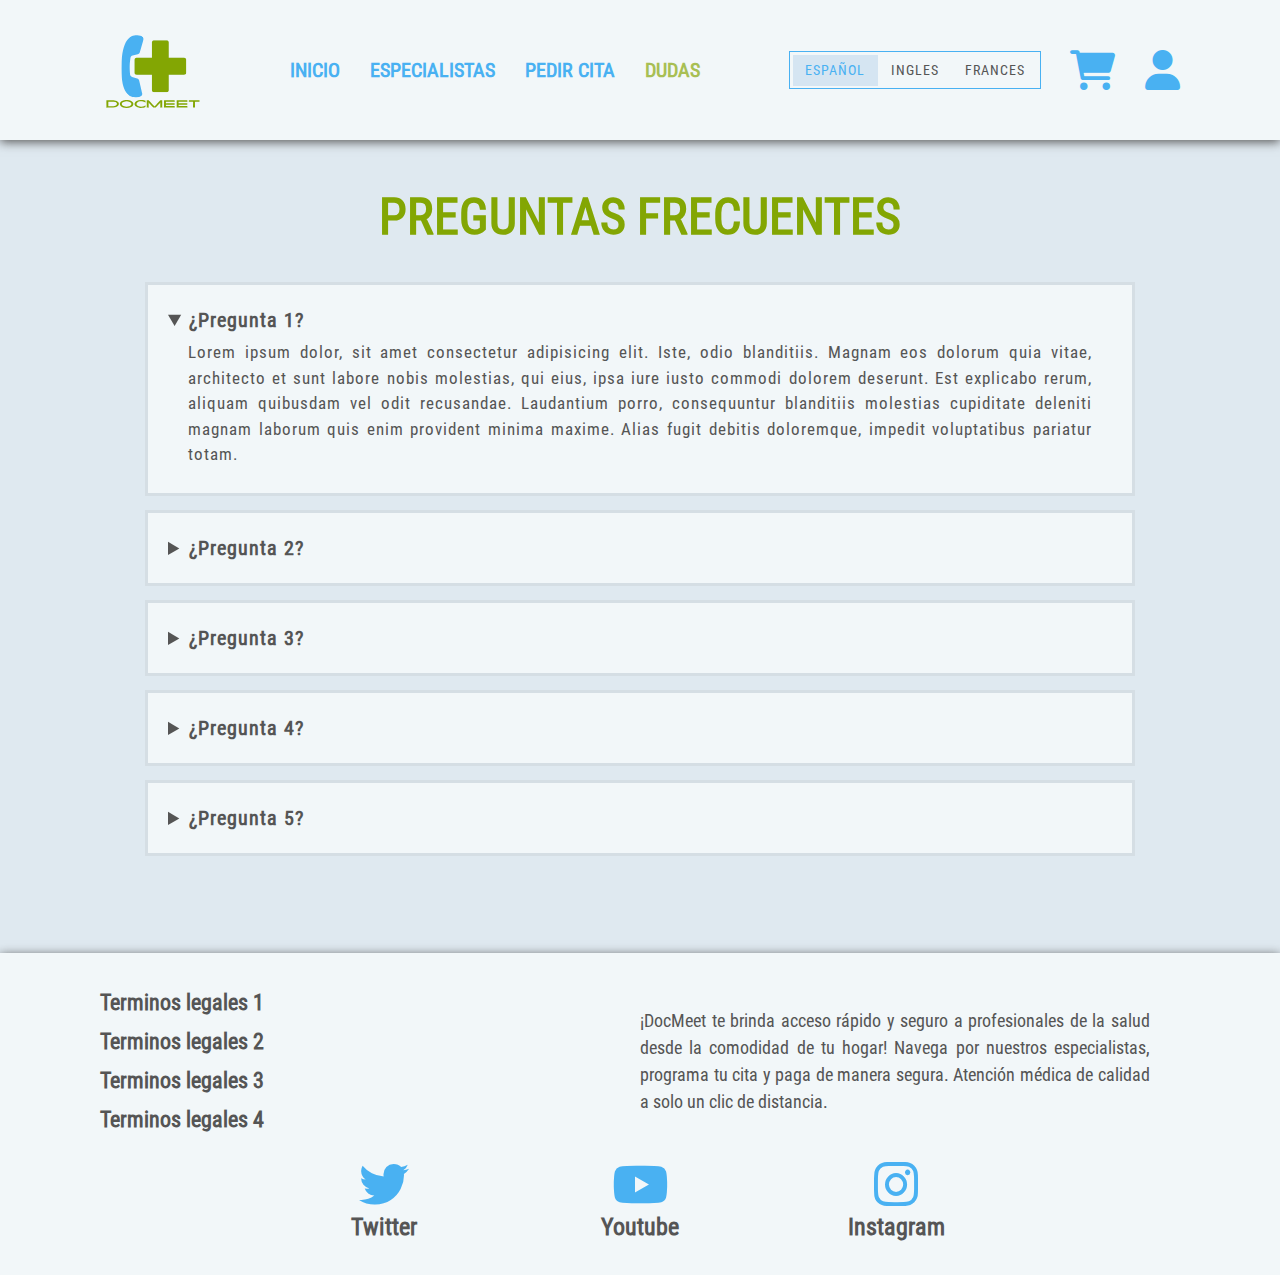
<file: faq-login.html>
<!DOCTYPE html>
<html lang="es">

<head>
    <meta charset="UTF-8">
    <meta name="viewport" content="width=device-width, initial-scale=1.0">
    <link rel="stylesheet" href="assets/fonts/fontawesome-free-6.1.2-web/css/all.min.css">
    <link rel="stylesheet" href="assets/fonts/Roboto_Condensed/RobotoCondensed.css">
    <link rel="stylesheet" href="assets/scss/style.css">
    <link rel="shortcut icon" href="assets/img/logo.ico" type="image/x-icon">
    <title>DocMeet - Citas salud Online</title>
</head>

<body>

    <!-- BARRA DE NAVEGACIÓN -->
    <nav class="home__nav--login" id="home__nav">

        <div class="nav__right--login">

            <!-- CAMBIAR DE IDIOMA -->
            <div class="nav__radio--login">

                <label class="radio__label--login">
                    <input class="radio__input--login" type="radio" name="radio" checked>
                    <span class="radio__text--login"> ESPAÑOL</span>
                </label>

                <label class="radio__label--login">
                    <input class="radio__input--login" type="radio" name="radio">
                    <span class="radio__text--login"> INGLES</span>
                </label>

                <label class="radio__label--login">
                    <input class="radio__input--login" type="radio" name="radio">
                    <span class="radio__text--login"> FRANCES</span>
                </label>

            </div>

            <!-- CARRITO ICON -->
            <a class="nav__link--login" href="carrito.html">
                <i class="nav__icon--login fa-solid fa-cart-shopping"></i>
            </a>

            <!-- USER ICON -->
            <a class="nav__link--login" href="area-personal.html">
                <i class="nav__icon--login fa-solid fa-user"></i>
            </a>

        </div>

        <!-- MENÚ -->
        <ul class="nav__lista--login">
            <li class="nav__option--login"><a class="option__link--login" href="index-login.html"> INICIO </a></li>
            <li class="nav__option--login"><a class="option__link--login" href="especialistas-login.html"> ESPECIALISTAS
                </a></li>
            <li class="nav__option--login"><a class="option__link--login" href="pedir-cita-login.html"> PEDIR CITA </a>
            </li>
            <li class="nav__option--login"><a class="option__link--login" id="active" href="faq-login.html"> DUDAS </a>
            </li>
        </ul>

        <!-- IMAGEN LOGO -->
        <div class="nav__container-img--login">
            <a href="index-login.html" class="nav__link--login">
                <img class="nav__img--login" src="assets/img/Logo.svg" alt="Logo  de la empresa">
            </a>
        </div>

    </nav>

    <div id="nav__menu" class="nav__menu">
        <i class="nav__menu-icon fa-solid fa-bars"></i>
    </div>

    <!-- MAIN DE LA WEB -->
    <main class="home__main">

        <!-- CONTENEDOR PREGUNTAS -->
        <section class="main__faqs">

            <header class="faqs__header">
                <h1 class="faqs__title">PREGUNTAS FRECUENTES</h1>
            </header>

            <!-- PREGUNTA  -->
            <details open class="faqs__faq">
                <summary class="faq__quest">¿Pregunta 1?</summary>
                <p class="faq__answer">Lorem ipsum dolor, sit amet consectetur adipisicing elit. Iste, odio blanditiis.
                    Magnam eos dolorum quia vitae, architecto et sunt labore nobis molestias, qui eius, ipsa iure iusto
                    commodi dolorem deserunt.
                    Est explicabo rerum, aliquam quibusdam vel odit recusandae. Laudantium porro, consequuntur
                    blanditiis molestias cupiditate deleniti magnam laborum quis enim provident minima maxime. Alias
                    fugit debitis doloremque, impedit voluptatibus pariatur totam.</p>
            </details>

            <!-- PREGUNTA  -->
            <details class="faqs__faq">
                <summary class="faq__quest">¿Pregunta 2?</summary>
                <p class="faq__answer">Lorem ipsum dolor sit amet consectetur adipisicing elit. Laborum, consectetur quo
                    quidem qui architecto explicabo magni nihil, aut beatae ex quae impedit numquam inventore at dolores
                    itaque aliquid? Optio, provident.
                    Repudiandae, non quas laboriosam nesciunt deserunt fugit sit eaque corrupti aliquid ratione, nemo
                    expedita odio quis, consequatur qui consectetur suscipit aspernatur id repellat? Enim aperiam
                    aliquam debitis magni quisquam repellendus.
                    Quo rerum culpa ullam, nulla veniam rem qui asperiores, repellat neque veritatis eos nesciunt eius
                    modi maiores dolor quae aliquid doloremque illum a, ipsum esse sint inventore? Unde, quasi
                    molestiae?
                    Expedita veniam harum, facilis doloribus ut laudantium error quibusdam? Repellat, odit. Natus saepe
                    repellendus eum eius est accusantium incidunt aperiam tempora aut minus, quibusdam excepturi, illum
                    sunt earum voluptates nesciunt.
                    Quidem, delectus fugit nihil illo blanditiis voluptate autem neque quibusdam, accusamus non ipsa?
                    Sapiente doloribus nobis, doloremque fugit sequi sint, eius in aliquid odit debitis ipsum totam
                    adipisci dolorem dolorum.
                    Ex porro facere minus earum sit cupiditate magnam consectetur accusantium maiores veritatis?
                    Suscipit tenetur, deserunt molestiae repellendus, nesciunt accusamus nam illum fugiat adipisci
                    eligendi exercitationem iusto nulla rerum similique reiciendis!
                    Ducimus nisi pariatur ad illo quibusdam adipisci error suscipit repellat, reprehenderit eveniet unde
                    exercitationem tenetur amet aliquid, quidem, repellendus eligendi! Omnis incidunt consectetur eaque
                    iste, veritatis ad laboriosam eum pariatur.
                    Totam aliquam ipsa ut iste laborum cupiditate aliquid exercitationem ad facilis sequi officiis
                    beatae provident eligendi consequuntur commodi illum reprehenderit quod quae aperiam, voluptatem
                    quam quia nisi omnis? Quod, asperiores.
                    Earum voluptatem perferendis odio voluptatum. Mollitia pariatur, sit excepturi non perferendis
                    eligendi quasi, culpa vero ratione veniam expedita quo corrupti ducimus dicta rerum commodi hic odit
                    id itaque facilis deleniti.
                    Itaque nemo reprehenderit facere optio quis alias odio soluta, cupiditate magnam beatae officiis
                    repellendus. Ratione enim minus magni, reprehenderit temporibus atque. A nam fuga quasi
                    necessitatibus enim animi consequuntur recusandae.</p>
            </details>

            <!-- PREGUNTA  -->
            <details class="faqs__faq">
                <summary class="faq__quest">¿Pregunta 3?</summary>
                <p class="faq__answer">Esta es la respuesta a la pregunta</p>
            </details>

            <!-- PREGUNTA  -->
            <details class="faqs__faq">
                <summary class="faq__quest">¿Pregunta 4?</summary>
                <p class="faq__answer">Esta es la respuesta a la pregunta</p>
            </details>

            <details class="faqs__faq">
                <summary class="faq__quest">¿Pregunta 5?</summary>
                <p class="faq__answer">Esta es la respuesta a la pregunta</p>
            </details>

        </section>

    </main>

    <div id="button-up">
        <i class="fas fa-chevron-up"></i>
    </div>

    <!-- PIÉ DE PÁGINA -->
    <footer class="home__footer">

        <!-- TERMINOS LEGALES -->
        <div class="footer__container-legal">
            <ul class="container-legal__list">
                <li class="container-legal__option"><a class="option__link-footer" href="#">Terminos legales 1</a></li>
                <li class="container-legal__option"><a class="option__link-footer" href="#">Terminos legales 2</a></li>
                <li class="container-legal__option"><a class="option__link-footer" href="#">Terminos legales 3</a></li>
                <li class="container-legal__option"><a class="option__link-footer" href="#">Terminos legales 4</a></li>
            </ul>
        </div>

        <!-- INFORMACIÓN -->
        <div class="footer__container-description">
            <p class="footer__description">
                ¡DocMeet te brinda acceso rápido y seguro a profesionales de la salud desde la comodidad
                de tu hogar! Navega por nuestros especialistas, programa tu cita y paga de manera segura. Atención
                médica de calidad a solo un clic de distancia.
            </p>
        </div>

        <div class="footer__container-rrss">

            <div class="container-rrss__rrss">
                <i class="rrss__icon fa-brands fa-twitter"></i>
                <p class="rrss__text"><a class="rrss__link" href="#">Twitter</a></p>
            </div>

            <div class="container-rrss__rrss">
                <i class="rrss__icon fa-brands fa-youtube"></i>
                <p class="rrss__text"><a class="rrss__link" href="#">Youtube</a></p>
            </div>

            <div class="container-rrss__rrss">
                <i class="rrss__icon fa-brands fa-instagram"></i>
                <p class="rrss__text"><a class="rrss__link" href="#">Instagram</a></p>
            </div>

        </div>

    </footer>

    <script src="assets/js/script.js"></script>

</body>

</html>
</file>
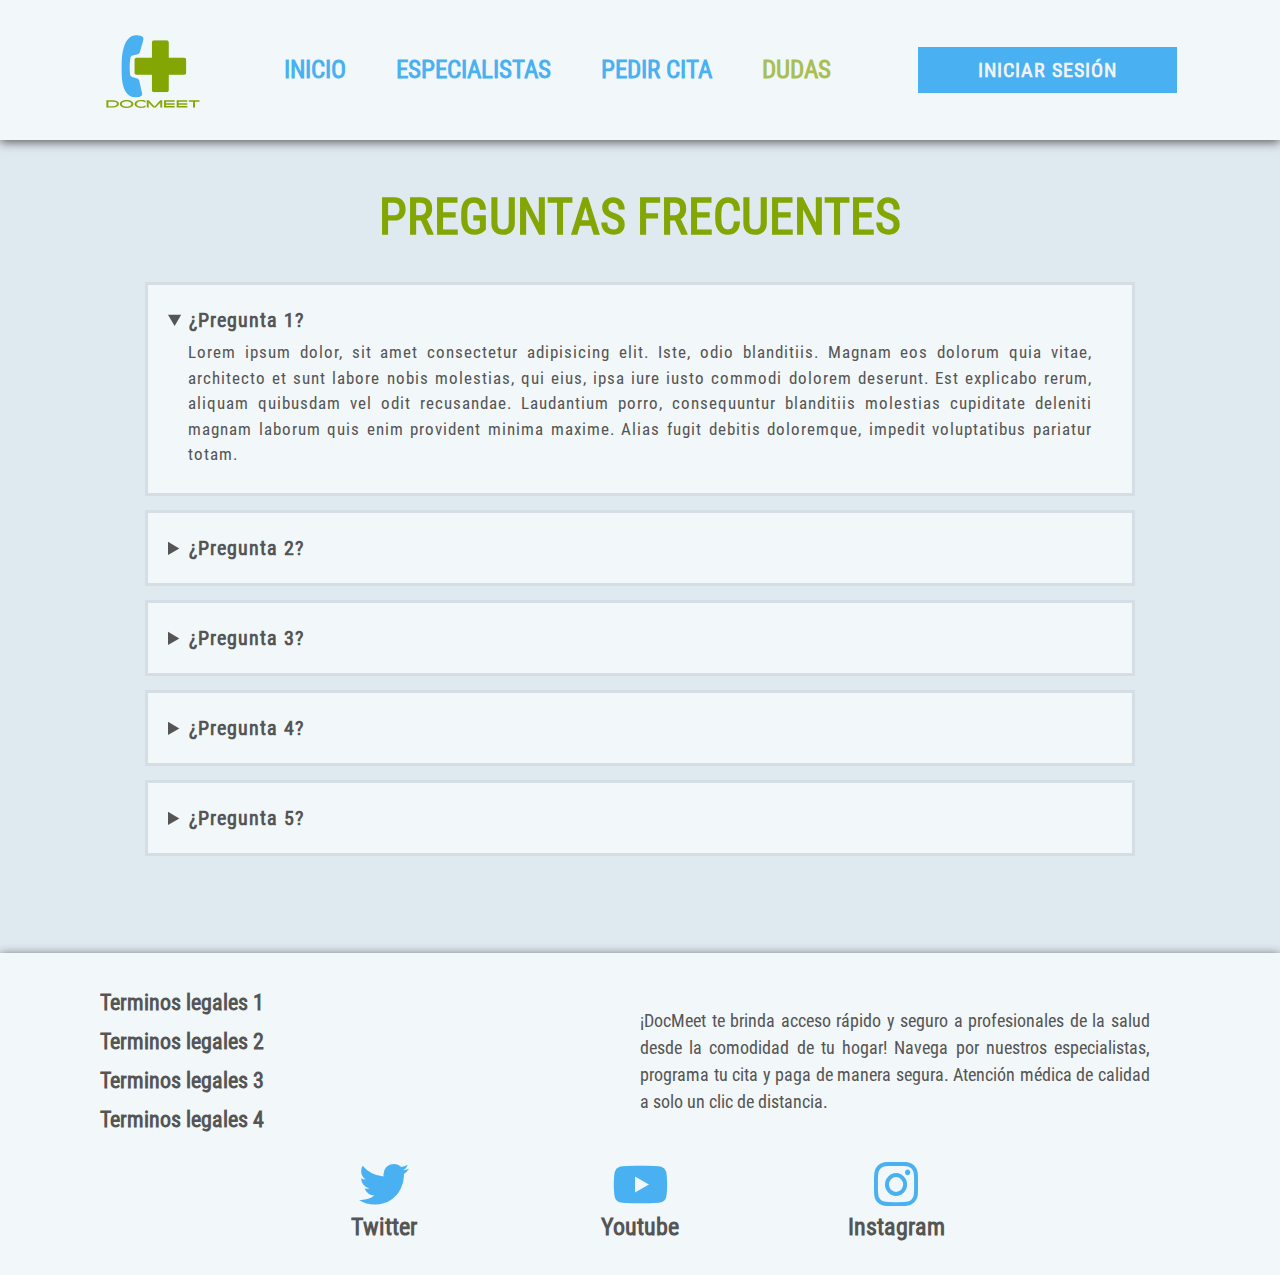
<file: faq.html>
<!DOCTYPE html>
<html lang="es">

<head>
    <meta charset="UTF-8">
    <meta name="viewport" content="width=device-width, initial-scale=1.0">
    <link rel="stylesheet" href="assets/fonts/fontawesome-free-6.1.2-web/css/all.min.css">
    <link rel="stylesheet" href="assets/fonts/Roboto_Condensed/RobotoCondensed.css">
    <link rel="stylesheet" href="assets/scss/style.css">
    <link rel="shortcut icon" href="assets/img/logo.ico" type="image/x-icon">
    <title>DocMeet - Citas salud Online</title>
</head>

<body>

    <!-- BARRA DE NAVEGACIÓN -->
    <nav class="home__nav" id="home__nav">

        <div class="nav__right">
            <!-- BOTÓN LOGIN -->
            <a class="nav__btn-login" href="login.html">
                <span class="btn-login__title">INICIAR SESIÓN</span>
            </a>
        </div>

        <!-- MENÚ -->
        <ul class="nav__lista">
            <li class="nav__option"><a class="option__link" href="index.html"> INICIO </a></li>
            <li class="nav__option"><a class="option__link" href="especialistas.html"> ESPECIALISTAS </a></li>
            <li class="nav__option"><a class="option__link" href="login.html"> PEDIR CITA </a></li>
            <li class="nav__option"><a class="option__link" id="active" href="faq.html"> DUDAS </a></li>
        </ul>

        <!-- IMAGEN LOGO -->
        <div class="nav__container-img">
            <a href="index.html" class="nav__link">
                <img class="nav__img" src="assets/img/Logo.svg" alt="Logo  de la empresa">
            </a>
        </div>

    </nav>

    <div id="nav__menu" class="nav__menu">
        <i class="nav__menu-icon fa-solid fa-bars"></i>
    </div>

    <!-- MAIN DE LA WEB -->
    <main class="home__main">

        <!-- CONTENEDOR PREGUNTAS -->
        <section class="main__faqs">

            <header class="faqs__header">
                <h1 class="faqs__title">PREGUNTAS FRECUENTES</h1>
            </header>

            <!-- PREGUNTA  -->
            <details open class="faqs__faq">
                <summary class="faq__quest">¿Pregunta 1?</summary>
                <p class="faq__answer">Lorem ipsum dolor, sit amet consectetur adipisicing elit. Iste, odio blanditiis.
                    Magnam eos dolorum quia vitae, architecto et sunt labore nobis molestias, qui eius, ipsa iure iusto
                    commodi dolorem deserunt.
                    Est explicabo rerum, aliquam quibusdam vel odit recusandae. Laudantium porro, consequuntur
                    blanditiis molestias cupiditate deleniti magnam laborum quis enim provident minima maxime. Alias
                    fugit debitis doloremque, impedit voluptatibus pariatur totam.</p>
            </details>

            <!-- PREGUNTA  -->
            <details class="faqs__faq">
                <summary class="faq__quest">¿Pregunta 2?</summary>
                <p class="faq__answer">Lorem ipsum dolor sit amet consectetur adipisicing elit. Laborum, consectetur quo
                    quidem qui architecto explicabo magni nihil, aut beatae ex quae impedit numquam inventore at dolores
                    itaque aliquid? Optio, provident.
                    Repudiandae, non quas laboriosam nesciunt deserunt fugit sit eaque corrupti aliquid ratione, nemo
                    expedita odio quis, consequatur qui consectetur suscipit aspernatur id repellat? Enim aperiam
                    aliquam debitis magni quisquam repellendus.
                    Quo rerum culpa ullam, nulla veniam rem qui asperiores, repellat neque veritatis eos nesciunt eius
                    modi maiores dolor quae aliquid doloremque illum a, ipsum esse sint inventore? Unde, quasi
                    molestiae?
                    Expedita veniam harum, facilis doloribus ut laudantium error quibusdam? Repellat, odit. Natus saepe
                    repellendus eum eius est accusantium incidunt aperiam tempora aut minus, quibusdam excepturi, illum
                    sunt earum voluptates nesciunt.
                    Quidem, delectus fugit nihil illo blanditiis voluptate autem neque quibusdam, accusamus non ipsa?
                    Sapiente doloribus nobis, doloremque fugit sequi sint, eius in aliquid odit debitis ipsum totam
                    adipisci dolorem dolorum.
                    Ex porro facere minus earum sit cupiditate magnam consectetur accusantium maiores veritatis?
                    Suscipit tenetur, deserunt molestiae repellendus, nesciunt accusamus nam illum fugiat adipisci
                    eligendi exercitationem iusto nulla rerum similique reiciendis!
                    Ducimus nisi pariatur ad illo quibusdam adipisci error suscipit repellat, reprehenderit eveniet unde
                    exercitationem tenetur amet aliquid, quidem, repellendus eligendi! Omnis incidunt consectetur eaque
                    iste, veritatis ad laboriosam eum pariatur.
                    Totam aliquam ipsa ut iste laborum cupiditate aliquid exercitationem ad facilis sequi officiis
                    beatae provident eligendi consequuntur commodi illum reprehenderit quod quae aperiam, voluptatem
                    quam quia nisi omnis? Quod, asperiores.
                    Earum voluptatem perferendis odio voluptatum. Mollitia pariatur, sit excepturi non perferendis
                    eligendi quasi, culpa vero ratione veniam expedita quo corrupti ducimus dicta rerum commodi hic odit
                    id itaque facilis deleniti.
                    Itaque nemo reprehenderit facere optio quis alias odio soluta, cupiditate magnam beatae officiis
                    repellendus. Ratione enim minus magni, reprehenderit temporibus atque. A nam fuga quasi
                    necessitatibus enim animi consequuntur recusandae.</p>
            </details>

            <!-- PREGUNTA  -->
            <details class="faqs__faq">
                <summary class="faq__quest">¿Pregunta 3?</summary>
                <p class="faq__answer">Esta es la respuesta a la pregunta</p>
            </details>

            <!-- PREGUNTA  -->
            <details class="faqs__faq">
                <summary class="faq__quest">¿Pregunta 4?</summary>
                <p class="faq__answer">Esta es la respuesta a la pregunta</p>
            </details>

            <details class="faqs__faq">
                <summary class="faq__quest">¿Pregunta 5?</summary>
                <p class="faq__answer">Esta es la respuesta a la pregunta</p>
            </details>

        </section>

    </main>

    <div id="button-up">
        <i class="fas fa-chevron-up"></i>
    </div>

    <!-- PIÉ DE PÁGINA -->
    <footer class="home__footer">

        <!-- TERMINOS LEGALES -->
        <div class="footer__container-legal">
            <ul class="container-legal__list">
                <li class="container-legal__option"><a class="option__link-footer" href="#">Terminos legales 1</a></li>
                <li class="container-legal__option"><a class="option__link-footer" href="#">Terminos legales 2</a></li>
                <li class="container-legal__option"><a class="option__link-footer" href="#">Terminos legales 3</a></li>
                <li class="container-legal__option"><a class="option__link-footer" href="#">Terminos legales 4</a></li>
            </ul>
        </div>

        <!-- INFORMACIÓN -->
        <div class="footer__container-description">
            <p class="footer__description">
                ¡DocMeet te brinda acceso rápido y seguro a profesionales de la salud desde la comodidad
                de tu hogar! Navega por nuestros especialistas, programa tu cita y paga de manera segura. Atención
                médica de calidad a solo un clic de distancia.
            </p>
        </div>

        <div class="footer__container-rrss">

            <div class="container-rrss__rrss">
                <i class="rrss__icon fa-brands fa-twitter"></i>
                <p class="rrss__text"><a class="rrss__link" href="#">Twitter</a></p>
            </div>

            <div class="container-rrss__rrss">
                <i class="rrss__icon fa-brands fa-youtube"></i>
                <p class="rrss__text"><a class="rrss__link" href="#">Youtube</a></p>
            </div>

            <div class="container-rrss__rrss">
                <i class="rrss__icon fa-brands fa-instagram"></i>
                <p class="rrss__text"><a class="rrss__link" href="#">Instagram</a></p>
            </div>

        </div>

    </footer>

    <script src="assets/js/script.js"></script>

</body>

</html>
</file>
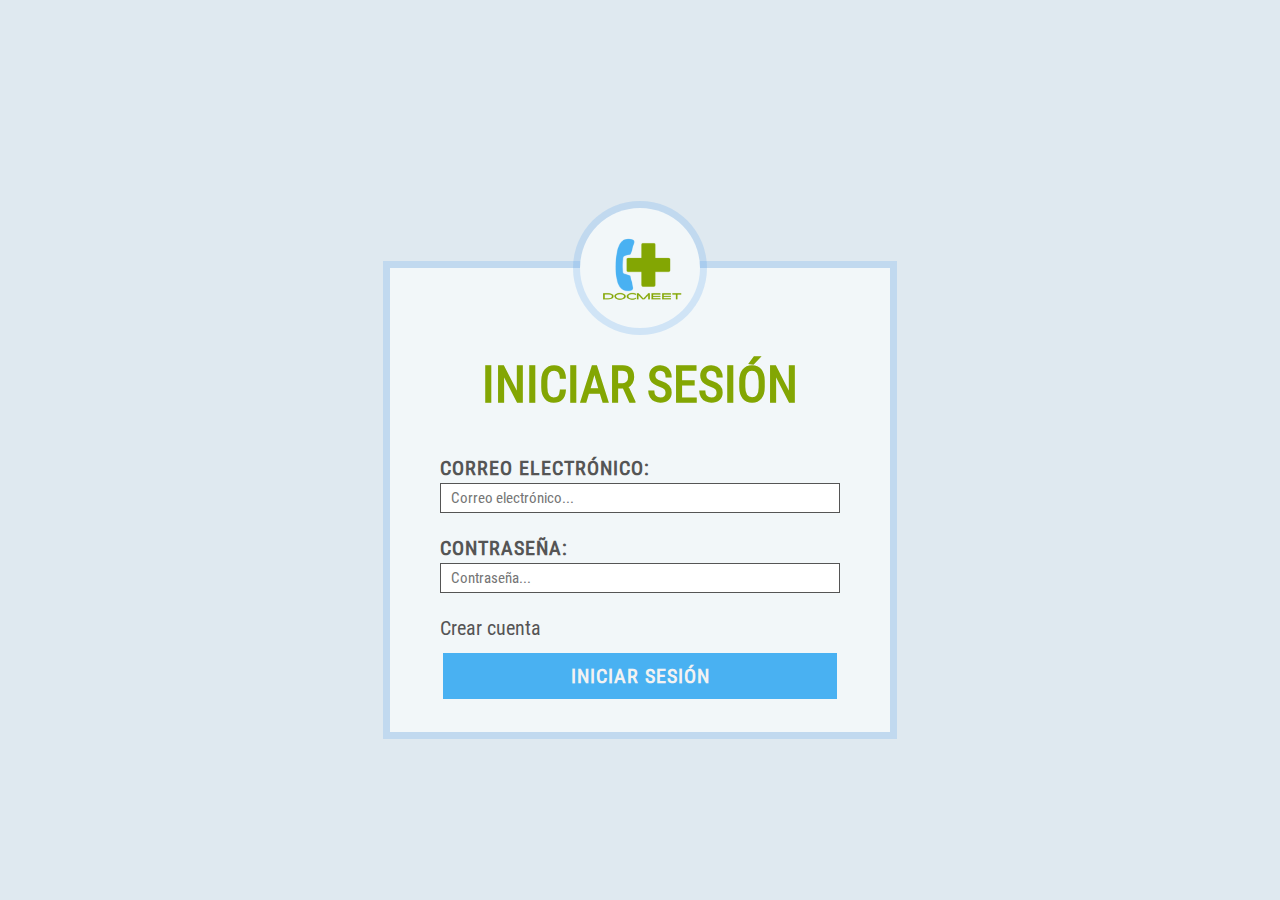
<file: login.html>
<!DOCTYPE html>
<html lang="es">

<head>
    <meta charset="UTF-8">
    <meta name="viewport" content="width=device-width, initial-scale=1.0">
    <link rel="stylesheet" href="assets/fonts/fontawesome-free-6.1.2-web/css/all.min.css">
    <link rel="stylesheet" href="assets/fonts/Roboto_Condensed/RobotoCondensed.css">
    <link rel="stylesheet" href="assets/scss/style.css">
    <link rel="shortcut icon" href="assets/img/logo.ico" type="image/x-icon">
    <title>DocMeet - Citas salud Online</title>
</head>

<body>

    <!-- MAIN DE LA WEB -->
    <main class="home__main home__main--flex">

        <div class="main__container-login">

            <div class="login__container-sup">
                <div class="login__container-img">
                    <a href="index.html" class="nav__link">
                        <img class="login__img" src="assets/img/logoLogin.png" alt="Logo  de la empresa">
                    </a>
                </div>

                <header class="login__header">
                    <h1 class="login__title">INICIAR SESIÓN</h1>
                </header>
            </div>

            <form class="login__form" action="#" method="post">

                <label class="login__label" for="email">Correo Electrónico:</label>
                <input class="login__input" type="email" id="email" name="email" placeholder="Correo electrónico..."
                    required>
                <label class="login__label" for="contrasena">Contraseña:</label>
                <input class="login__input" type="password" id="contrasena" name="contrasena"
                    placeholder="Contraseña..." required>

                <a class="login__register" href="register.html">
                    <span class="register__text">Crear cuenta</span>
                </a>

                <a class="login__button" href="index-login.html">
                    <span class="button-login__title">INICIAR SESIÓN</span>
                </a>
            </form>

        </div>

    </main>

</body>

</html>
</file>
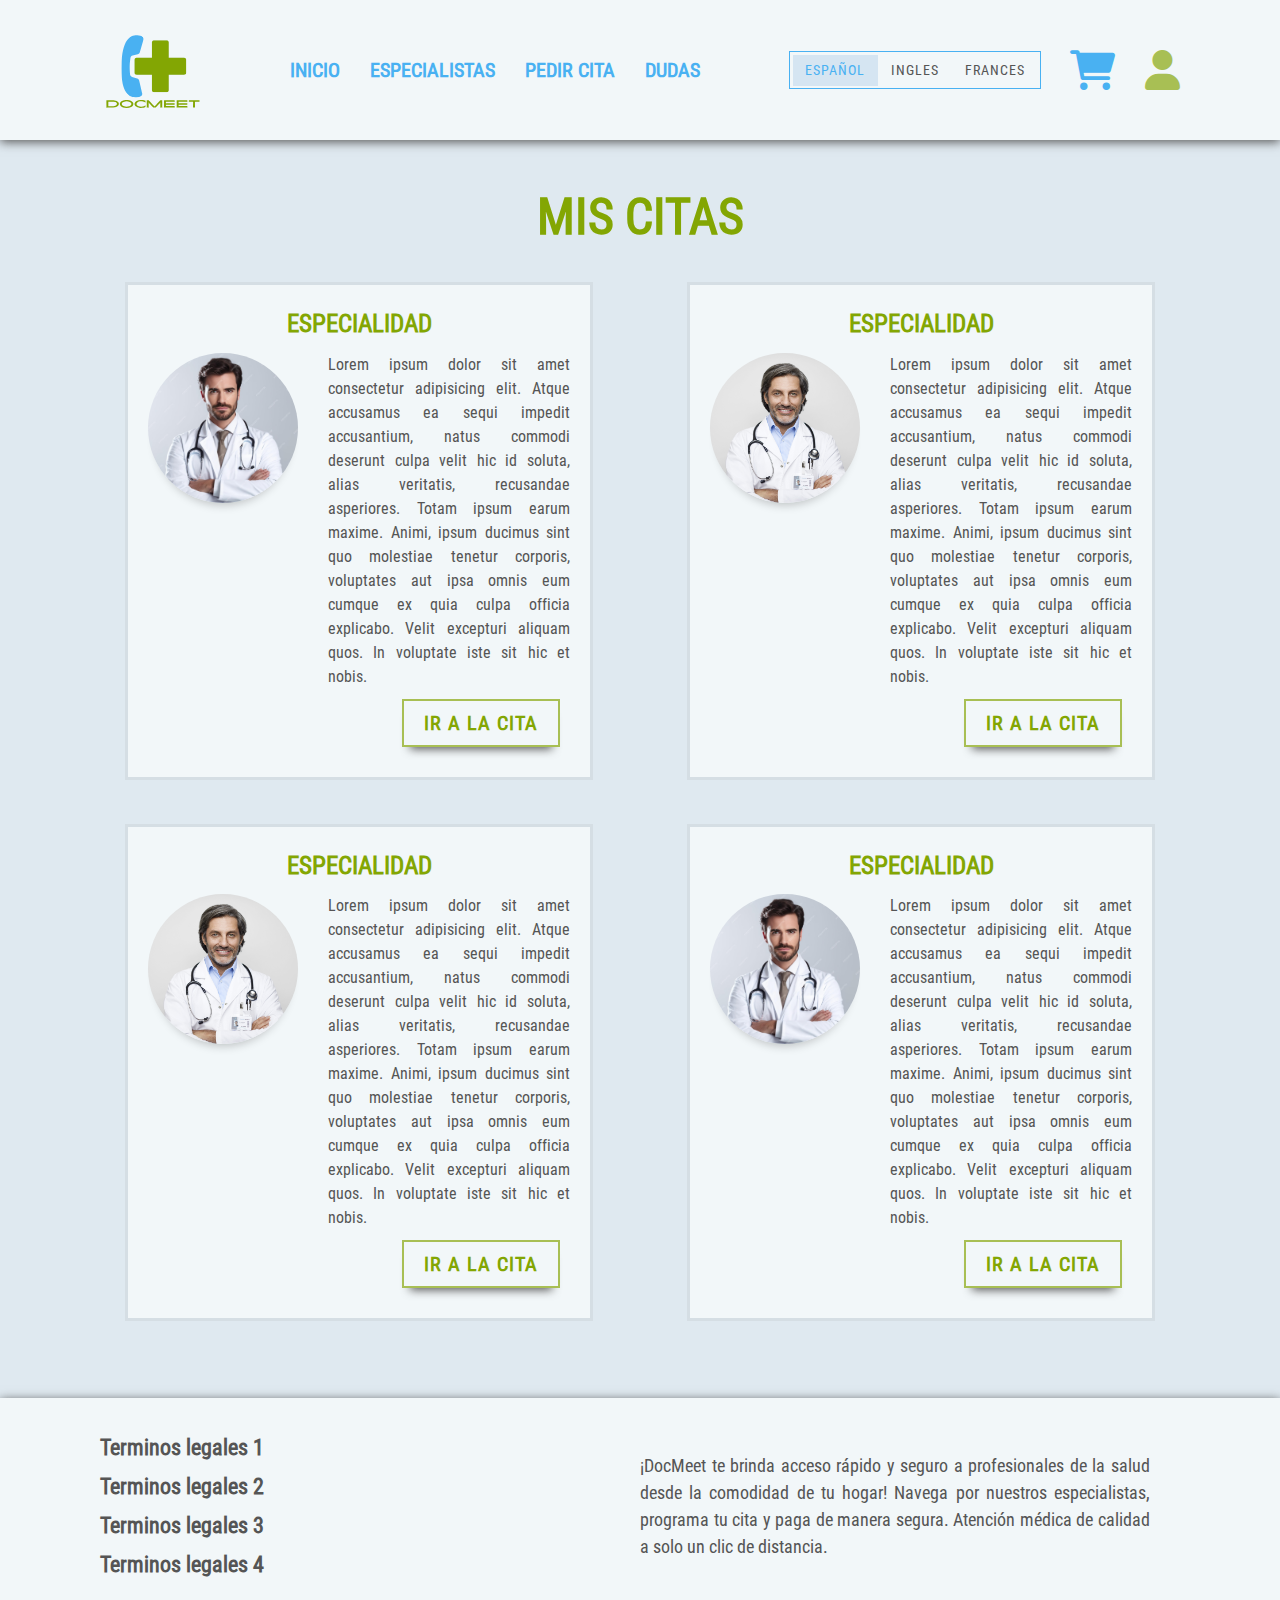
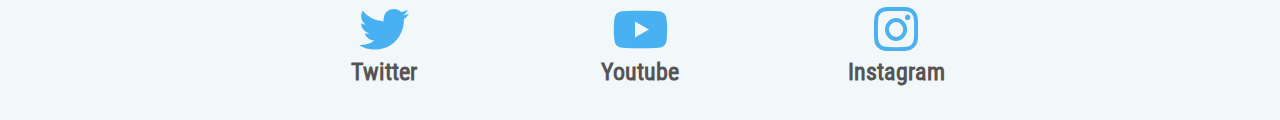
<file: mis-citas.html>
<!DOCTYPE html>
<html lang="es">

<head>
    <meta charset="UTF-8">
    <meta name="viewport" content="width=device-width, initial-scale=1.0">
    <link rel="stylesheet" href="assets/fonts/fontawesome-free-6.1.2-web/css/all.min.css">
    <link rel="stylesheet" href="assets/fonts/Roboto_Condensed/RobotoCondensed.css">
    <link rel="stylesheet" href="assets/scss/style.css">
    <link rel="shortcut icon" href="assets/img/logo.ico" type="image/x-icon">
    <title>DocMeet - Citas salud Online</title>
</head>

<body>

    <!-- BARRA DE NAVEGACIÓN -->
    <nav class="home__nav--login" id="home__nav">

        <div class="nav__right--login">

            <!-- CAMBIAR DE IDIOMA -->
            <div class="nav__radio--login">

                <label class="radio__label--login">
                    <input class="radio__input--login" type="radio" name="radio" checked>
                    <span class="radio__text--login"> ESPAÑOL</span>
                </label>

                <label class="radio__label--login">
                    <input class="radio__input--login" type="radio" name="radio">
                    <span class="radio__text--login"> INGLES</span>
                </label>

                <label class="radio__label--login">
                    <input class="radio__input--login" type="radio" name="radio">
                    <span class="radio__text--login"> FRANCES</span>
                </label>

            </div>

            <!-- CARRITO ICON -->
            <a class="nav__link--login" href="carrito.html">
                <i class="nav__icon--login fa-solid fa-cart-shopping"></i>
            </a>

            <!-- USER ICON -->
            <a class="nav__link--login" href="area-personal.html">
                <i class="nav__icon--login fa-solid fa-user" id="active"></i>
            </a>

        </div>

        <!-- MENÚ -->
        <ul class="nav__lista--login">
            <li class="nav__option--login"><a class="option__link--login" href="index-login.html"> INICIO </a></li>
            <li class="nav__option--login"><a class="option__link--login" href="especialistas-login.html"> ESPECIALISTAS
                </a></li>
            <li class="nav__option--login"><a class="option__link--login" href="pedir-cita-login.html"> PEDIR CITA </a>
            </li>
            <li class="nav__option--login"><a class="option__link--login" href="faq-login.html"> DUDAS </a></li>
        </ul>

        <!-- IMAGEN LOGO -->
        <div class="nav__container-img--login">
            <a href="index-login.html" class="nav__link--login">
                <img class="nav__img--login" src="assets/img/Logo.svg" alt="Logo  de la empresa">
            </a>
        </div>

    </nav>

    <div id="nav__menu" class="nav__menu">
        <i class="nav__menu-icon fa-solid fa-bars"></i>
    </div>

    <!-- MAIN DE LA WEB -->
    <main class="home__main">
        <section class="main__mis-citas">

            <header class="mis-citas__header">
                <h1 class="mis-citas__title">MIS CITAS</h1>
            </header>

            <div class="mis-citas__container">

                <section class="mis-citas__mi-cita">

                    <header class="mi-cita__header">
                        <h2 class="mi-cita__title-top">ESPECIALIDAD</h2>
                    </header>

                    <div class="mi-cita__container">
                        <div class="mi-cita__container-img">
                            <img class="mi-cita__img" src="assets/img/medico_hombre1.jpg"
                                alt="Foto de perfil de un cliente">
                        </div>

                        <div class="mi-cita__container-description">
                            <p class="mi-cita__description">
                                Lorem ipsum dolor sit amet consectetur adipisicing elit. Atque accusamus ea sequi
                                impedit
                                accusantium, natus commodi deserunt culpa velit hic id soluta, alias veritatis,
                                recusandae
                                asperiores. Totam ipsum earum maxime.
                                Animi, ipsum ducimus sint quo molestiae tenetur corporis, voluptates aut ipsa omnis eum
                                cumque ex quia culpa officia explicabo. Velit excepturi aliquam quos. In voluptate iste
                                sit
                                hic et nobis.
                            </p>
                        </div>
                    </div>

                    <div class="mi-cita__btns">
                        <a href="ir-a-cita.html" class="mi-cita__btn">IR A LA CITA</a>
                    </div>

                </section>

                <section class="mis-citas__mi-cita">

                    <header class="mi-cita__header">
                        <h2 class="mi-cita__title-top">ESPECIALIDAD</h2>
                    </header>

                    <div class="mi-cita__container">
                        <div class="mi-cita__container-img">
                            <img class="mi-cita__img" src="assets/img/medico_hombre.jpg"
                                alt="Foto de perfil de un cliente">
                        </div>

                        <div class="mi-cita__container-description">
                            <p class="mi-cita__description">
                                Lorem ipsum dolor sit amet consectetur adipisicing elit. Atque accusamus ea sequi
                                impedit
                                accusantium, natus commodi deserunt culpa velit hic id soluta, alias veritatis,
                                recusandae
                                asperiores. Totam ipsum earum maxime.
                                Animi, ipsum ducimus sint quo molestiae tenetur corporis, voluptates aut ipsa omnis eum
                                cumque ex quia culpa officia explicabo. Velit excepturi aliquam quos. In voluptate iste
                                sit
                                hic et nobis.
                            </p>
                        </div>
                    </div>

                    <div class="mi-cita__btns">
                        <a href="ir-a-cita.html" class="mi-cita__btn">IR A LA CITA</a>
                    </div>

                </section>

                <section class="mis-citas__mi-cita">

                    <header class="mi-cita__header">
                        <h2 class="mi-cita__title-top">ESPECIALIDAD</h2>
                    </header>

                    <div class="mi-cita__container">
                        <div class="mi-cita__container-img">
                            <img class="mi-cita__img" src="assets/img/medico_hombre.jpg"
                                alt="Foto de perfil de un cliente">
                        </div>

                        <div class="mi-cita__container-description">
                            <p class="mi-cita__description">
                                Lorem ipsum dolor sit amet consectetur adipisicing elit. Atque accusamus ea sequi
                                impedit
                                accusantium, natus commodi deserunt culpa velit hic id soluta, alias veritatis,
                                recusandae
                                asperiores. Totam ipsum earum maxime.
                                Animi, ipsum ducimus sint quo molestiae tenetur corporis, voluptates aut ipsa omnis eum
                                cumque ex quia culpa officia explicabo. Velit excepturi aliquam quos. In voluptate iste
                                sit
                                hic et nobis.
                            </p>
                        </div>
                    </div>

                    <div class="mi-cita__btns">
                        <a href="ir-a-cita.html" class="mi-cita__btn">IR A LA CITA</a>
                    </div>

                </section>

                <section class="mis-citas__mi-cita">

                    <header class="mi-cita__header">
                        <h2 class="mi-cita__title-top">ESPECIALIDAD</h2>
                    </header>

                    <div class="mi-cita__container">
                        <div class="mi-cita__container-img">
                            <img class="mi-cita__img" src="assets/img/medico_hombre1.jpg"
                                alt="Foto de perfil de un cliente">
                        </div>

                        <div class="mi-cita__container-description">
                            <p class="mi-cita__description">
                                Lorem ipsum dolor sit amet consectetur adipisicing elit. Atque accusamus ea sequi
                                impedit
                                accusantium, natus commodi deserunt culpa velit hic id soluta, alias veritatis,
                                recusandae
                                asperiores. Totam ipsum earum maxime.
                                Animi, ipsum ducimus sint quo molestiae tenetur corporis, voluptates aut ipsa omnis eum
                                cumque ex quia culpa officia explicabo. Velit excepturi aliquam quos. In voluptate iste
                                sit
                                hic et nobis.
                            </p>
                        </div>
                    </div>

                    <div class="mi-cita__btns">
                        <a href="ir-a-cita.html" class="mi-cita__btn">IR A LA CITA</a>
                    </div>

                </section>

            </div>

        </section>

    </main>

    <div id="button-up">
        <i class="fas fa-chevron-up"></i>
    </div>

    <!-- PIÉ DE PÁGINA -->
    <footer class="home__footer">

        <!-- TERMINOS LEGALES -->
        <div class="footer__container-legal">
            <ul class="container-legal__list">
                <li class="container-legal__option"><a class="option__link-footer" href="#">Terminos legales 1</a></li>
                <li class="container-legal__option"><a class="option__link-footer" href="#">Terminos legales 2</a></li>
                <li class="container-legal__option"><a class="option__link-footer" href="#">Terminos legales 3</a></li>
                <li class="container-legal__option"><a class="option__link-footer" href="#">Terminos legales 4</a></li>
            </ul>
        </div>

        <!-- INFORMACIÓN -->
        <div class="footer__container-description">
            <p class="footer__description">
                ¡DocMeet te brinda acceso rápido y seguro a profesionales de la salud desde la comodidad
                de tu hogar! Navega por nuestros especialistas, programa tu cita y paga de manera segura. Atención
                médica de calidad a solo un clic de distancia.
            </p>
        </div>

        <div class="footer__container-rrss">

            <div class="container-rrss__rrss">
                <i class="rrss__icon fa-brands fa-twitter"></i>
                <p class="rrss__text"><a class="rrss__link" href="#">Twitter</a></p>
            </div>

            <div class="container-rrss__rrss">
                <i class="rrss__icon fa-brands fa-youtube"></i>
                <p class="rrss__text"><a class="rrss__link" href="#">Youtube</a></p>
            </div>

            <div class="container-rrss__rrss">
                <i class="rrss__icon fa-brands fa-instagram"></i>
                <p class="rrss__text"><a class="rrss__link" href="#">Instagram</a></p>
            </div>

        </div>

    </footer>

    <script src="assets/js/script.js"></script>

</body>

</html>
</file>
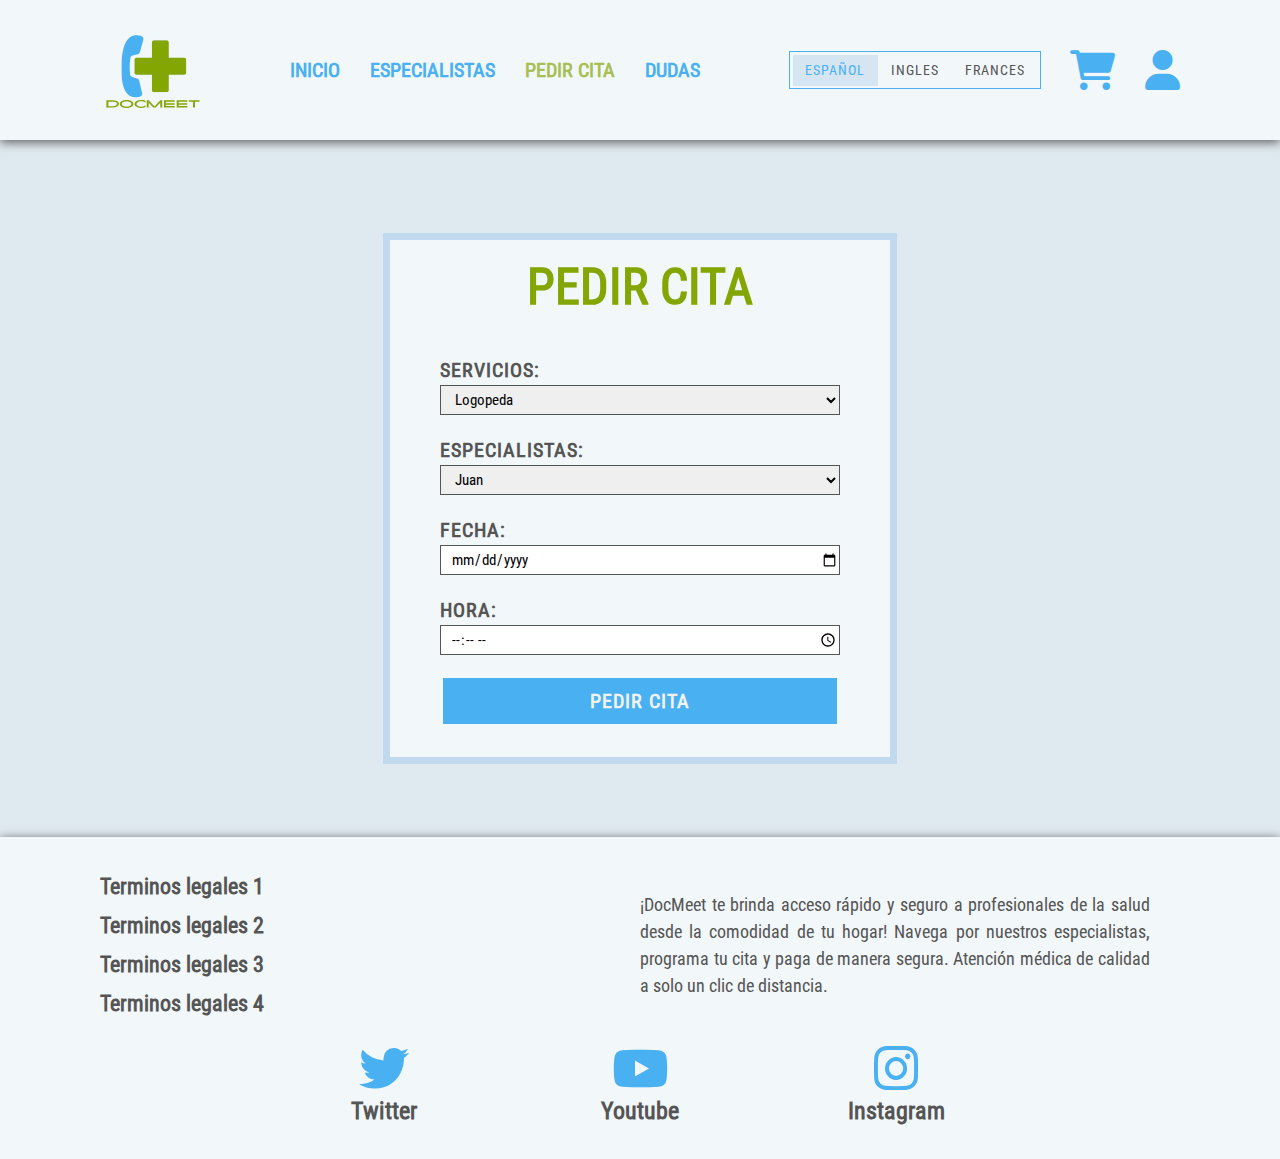
<file: pedir-cita-login.html>
<!DOCTYPE html>
<html lang="es">

<head>
    <meta charset="UTF-8">
    <meta name="viewport" content="width=device-width, initial-scale=1.0">
    <link rel="stylesheet" href="assets/fonts/fontawesome-free-6.1.2-web/css/all.min.css">
    <link rel="stylesheet" href="assets/fonts/Roboto_Condensed/RobotoCondensed.css">
    <link rel="stylesheet" href="assets/scss/style.css">
    <link rel="shortcut icon" href="assets/img/logo.ico" type="image/x-icon">
    <title>DocMeet - Citas salud Online</title>
</head>

<body>

    <!-- BARRA DE NAVEGACIÓN -->
    <nav class="home__nav--login" id="home__nav">

        <div class="nav__right--login">

            <!-- CAMBIAR DE IDIOMA -->
            <div class="nav__radio--login">

                <label class="radio__label--login">
                    <input class="radio__input--login" type="radio" name="radio" checked>
                    <span class="radio__text--login"> ESPAÑOL</span>
                </label>

                <label class="radio__label--login">
                    <input class="radio__input--login" type="radio" name="radio">
                    <span class="radio__text--login"> INGLES</span>
                </label>

                <label class="radio__label--login">
                    <input class="radio__input--login" type="radio" name="radio">
                    <span class="radio__text--login"> FRANCES</span>
                </label>

            </div>

            <!-- CARRITO ICON -->
            <a class="nav__link--login" href="carrito.html">
                <i class="nav__icon--login fa-solid fa-cart-shopping"></i>
            </a>

            <!-- USER ICON -->
            <a class="nav__link--login" href="area-personal.html">
                <i class="nav__icon--login fa-solid fa-user"></i>
            </a>

        </div>

        <!-- MENÚ -->
        <ul class="nav__lista--login">
            <li class="nav__option--login"><a class="option__link--login" href="index-login.html"> INICIO </a></li>
            <li class="nav__option--login"><a class="option__link--login" href="especialistas-login.html"> ESPECIALISTAS
                </a></li>
            <li class="nav__option--login"><a class="option__link--login" id="active" href="pedir-cita-login.html">
                    PEDIR CITA </a></li>
            <li class="nav__option--login"><a class="option__link--login" href="faq-login.html"> DUDAS </a></li>
        </ul>

        <!-- IMAGEN LOGO -->
        <div class="nav__container-img--login">
            <a href="index-login.html" class="nav__link--login">
                <img class="nav__img--login" src="assets/img/Logo.svg" alt="Logo  de la empresa">
            </a>
        </div>

    </nav>

    <div id="nav__menu" class="nav__menu">
        <i class="nav__menu-icon fa-solid fa-bars"></i>
    </div>

    <!-- MAIN DE LA WEB -->
    <main class="home__main home__main--flex">

        <div class="main__container-login">

            <div class="login__container-sup">

                <header class="login__header">
                    <h1 class="login__title">PEDIR CITA</h1>
                </header>
            </div>

            <form class="login__form" action="#" method="post">

                <label class="cita__label" for="servicios">Servicios:</label>
                <select class="cita__input" name="servicios" id="servicios">
                    <option class="cita__option" value="Logopeda">Logopeda</option>
                    <option class="cita__option" value="Psicología">Psicología</option>
                    <option class="cita__option" value="Neuropsicología">Neuropsicología</option>
                    <option class="cita__option" value="Psiquiatra">Psiquiatra</option>
                </select>

                <label class="cita__label" for="especialistas">Especialistas:</label>
                <select class="cita__input" name="especialistas" id="especialistas">
                    <option class="cita__option" value="juan">Juan</option>
                    <option class="cita__option" value="maria">Maria</option>
                    <option class="cita__option" value="carlos">Carlos</option>
                    <option class="cita__option" value="laura">Laura</option>
                </select>

                <label class="cita__label" for="fecha">Fecha:</label>
                <input class="cita__input" type="date" id="fecha" name="fecha">

                <label class="cita__label" for="hora">Hora:</label>
                <input type="time" class="cita__input" name="hora" id="hora">

                </input>

                <a class="cita__button" href="#">
                    <span class="button-cita__title">PEDIR CITA</span>
                </a>
            </form>

        </div>

    </main>

    <!-- PIÉ DE PÁGINA -->
    <footer class="home__footer">

        <!-- TERMINOS LEGALES -->
        <div class="footer__container-legal">
            <ul class="container-legal__list">
                <li class="container-legal__option"><a class="option__link-footer" href="#">Terminos legales 1</a></li>
                <li class="container-legal__option"><a class="option__link-footer" href="#">Terminos legales 2</a></li>
                <li class="container-legal__option"><a class="option__link-footer" href="#">Terminos legales 3</a></li>
                <li class="container-legal__option"><a class="option__link-footer" href="#">Terminos legales 4</a></li>
            </ul>
        </div>

        <!-- INFORMACIÓN -->
        <div class="footer__container-description">
            <p class="footer__description">
                ¡DocMeet te brinda acceso rápido y seguro a profesionales de la salud desde la comodidad
                de tu hogar! Navega por nuestros especialistas, programa tu cita y paga de manera segura. Atención
                médica de calidad a solo un clic de distancia.
            </p>
        </div>

        <div class="footer__container-rrss">

            <div class="container-rrss__rrss">
                <i class="rrss__icon fa-brands fa-twitter"></i>
                <p class="rrss__text"><a class="rrss__link" href="#">Twitter</a></p>
            </div>

            <div class="container-rrss__rrss">
                <i class="rrss__icon fa-brands fa-youtube"></i>
                <p class="rrss__text"><a class="rrss__link" href="#">Youtube</a></p>
            </div>

            <div class="container-rrss__rrss">
                <i class="rrss__icon fa-brands fa-instagram"></i>
                <p class="rrss__text"><a class="rrss__link" href="#">Instagram</a></p>
            </div>

        </div>

    </footer>

    <script src="assets/js/script.js"></script>

</body>

</html>
</file>
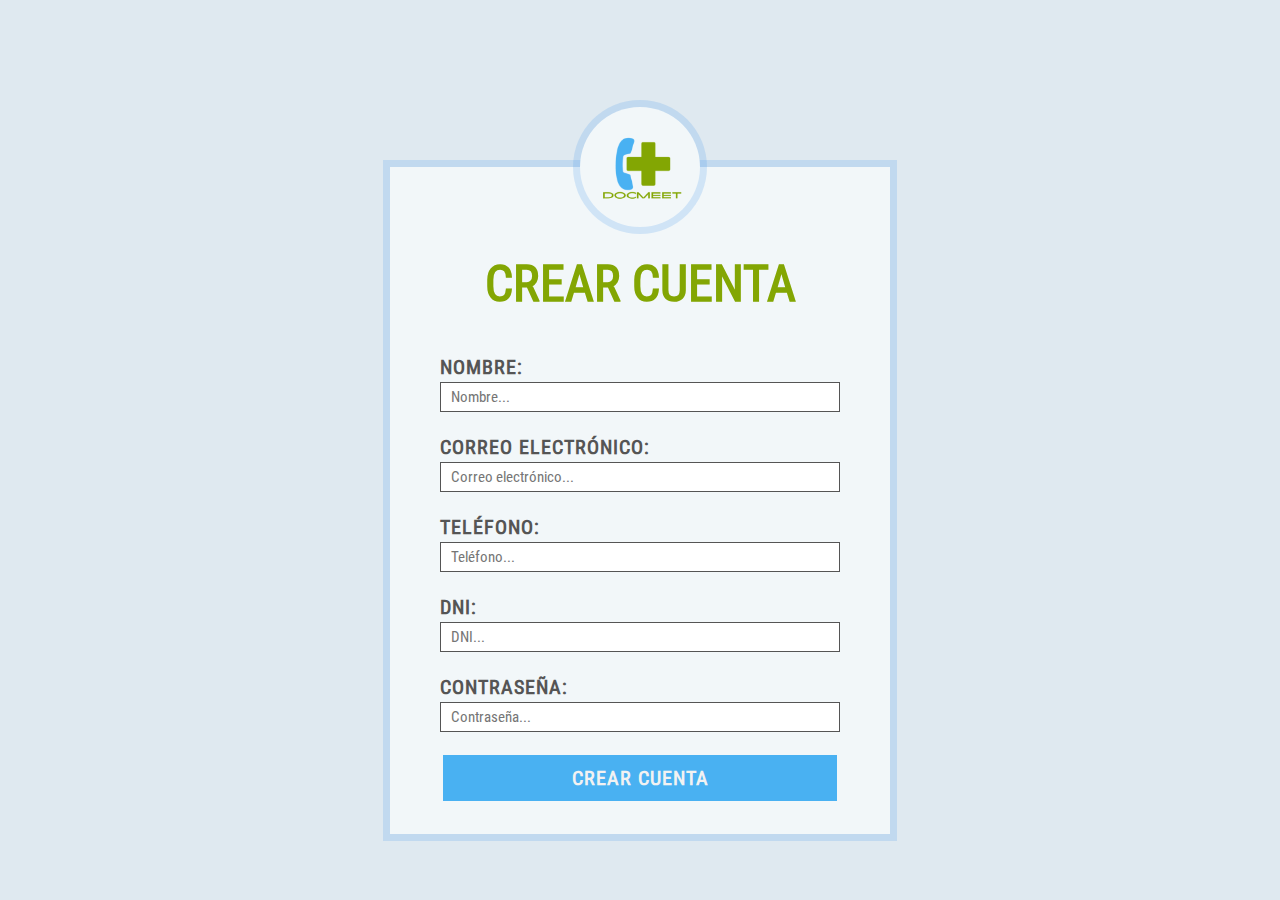
<file: register.html>
<!DOCTYPE html>
<html lang="es">

<head>
    <meta charset="UTF-8">
    <meta name="viewport" content="width=device-width, initial-scale=1.0">
    <link rel="stylesheet" href="assets/fonts/fontawesome-free-6.1.2-web/css/all.min.css">
    <link rel="stylesheet" href="assets/fonts/Roboto_Condensed/RobotoCondensed.css">
    <link rel="stylesheet" href="assets/scss/style.css">
    <link rel="shortcut icon" href="assets/img/logo.ico" type="image/x-icon">
    <title>DocMeet - Citas salud Online</title>
</head>

<body>

    <!-- MAIN DE LA WEB -->
    <main class="home__main home__main--flex">
        <div class="main__container-login">

            <div class="login__container-sup">
                <div class="login__container-img">
                    <a href="index.html" class="nav__link">
                        <img class="login__img" src="assets/img/logoLogin.png" alt="Logo  de la empresa">
                    </a>
                </div>

                <header class="login__header">
                    <h1 class="login__title">CREAR CUENTA</h1>
                </header>
            </div>

            <form class="login__form" action="#" method="post">
                <label class="login__label" for="nombre">Nombre:</label>
                <input class="login__input" type="text" id="nombre" name="nombre" placeholder="Nombre..." required>

                <label class="login__label" for="email">Correo Electrónico:</label>
                <input class="login__input" type="email" id="email" name="email" placeholder="Correo electrónico..."
                    required>

                <label class="login__label" for="telefono">Teléfono:</label>
                <input class="login__input" type="tel" id="telefono" name="telefono" placeholder="Teléfono..." required>

                <label class="login__label" for="dni">DNI:</label>
                <input class="login__input" type="text" id="dni" name="dni" placeholder="DNI..." required>

                <label class="login__label" for="contrasena">Contraseña:</label>
                <input class="login__input" type="password" id="contrasena" name="contrasena"
                    placeholder="Contraseña..." required>

                <a class="login__button" href="login.html">
                    <span class="button-login__title">CREAR CUENTA</span>
                </a>
            </form>
        </div>

    </main>

</body>

</html>
</file>
<file: assets/fonts/Roboto_Condensed/RobotoCondensed.css>
@font-face {
    font-family: "RC";
    src: url("./RobotoCondensed-Regular.ttf") format("truetype");
    font-weight: 400;
    font-style: normal;
}
</file>
<file: assets/scss/style.css>
@charset "UTF-8";
.home__nav,
.home__nav--login {
  position: relative;
  padding: 20px 100px;
  display: flex;
  flex-direction: row-reverse;
  flex-wrap: nowrap;
  justify-content: space-between;
  align-items: center;
  text-align: center;
  width: 100%;
  height: -moz-fit-content;
  height: fit-content;
  min-height: 85px;
  background-color: #F2F7F9;
  box-shadow: 0 2px 10px 0px #555555;
}

#active {
  color: #A8BF54;
}

.nav__container-img,
.nav__container-img--login {
  width: 100px;
}

/* .nav__link{}  */
.nav__img,
.nav__img--login {
  max-width: 100%;
  max-height: 100%;
}

.nav__lista,
.nav__lista--login {
  display: inline-flex;
  gap: 100px;
}

.nav__option,
.nav__option--login {
  font-size: 2.5rem;
  font-weight: bold;
  color: #49B1F2;
  transition: scale 300ms ease-in-out;
}

.nav__option:hover,
.nav__option--login:hover {
  scale: 1.4;
}

/* .nav__link{} */
.nav__right,
.nav__right--login {
  display: inline-flex;
  gap: 50px;
  align-items: center;
}

.nav__btn-login {
  padding: 8px 60px;
  border: 3px solid #F2F7F9;
  background-color: #49B1F2;
  transition: all 300ms ease-in-out;
}

.btn-login__title {
  font-size: 2rem;
  font-weight: bold;
  letter-spacing: 0.1rem;
  color: #F2F2F2;
}

.nav__btn-login:hover {
  transform: scale(1.1);
  background-color: #F2F7F9;
  border: 3px solid #49B1F2;
}

.nav__btn-login:hover .btn-login__title {
  color: #49B1F2;
}

.nav__icon,
.nav__icon--login {
  font-size: 4rem;
  color: #49B1F2;
  transition: scale 300ms ease-in-out;
}

.nav__icon:hover,
.nav__icon--login:hover {
  scale: 1.3;
}

.nav__menu {
  display: none;
  z-index: 100;
}

.home__footer {
  position: relative;
  margin-top: 80px;
  padding: 30px 0;
  display: flex;
  flex-direction: row;
  flex-wrap: wrap;
  justify-content: space-between;
  align-items: center;
  text-align: center;
  width: 100%;
  background-color: #F2F7F9;
  box-shadow: 0 2px 10px 0px #555555;
  flex-shrink: 0;
}

.footer__container-legal {
  flex-basis: 33%;
}

.container-legal__list {
  width: -moz-fit-content;
  width: fit-content;
  margin-left: 100px;
}

.container-legal__option {
  font-size: 2.2rem;
  font-weight: bold;
  color: #555555;
  padding: 3px 0;
  transition: all 300ms ease-in-out;
}

.container-legal__option:hover {
  color: #555555;
  transform: scale(1.1);
}

.footer__container-description {
  flex-basis: 33%;
  justify-content: center;
}

.footer__description {
  font-size: 1.8rem;
  color: #555555;
  text-align: justify;
  margin-right: 100px;
}

.footer__container-rrss {
  flex-basis: 33%;
  display: flex;
  justify-content: center;
}

.container-rrss__rrss {
  flex-basis: 20%;
  transition: all 300ms ease-in-out;
}

.container-rrss__rrss:hover {
  transform: scale(1.1);
}

.container-rrss__rrss:hover .rrss__text {
  color: #49B1F2;
}

.rrss__icon {
  font-size: 5rem;
  color: #49B1F2;
}

.rrss__text {
  font-size: 2.4rem;
  font-weight: bold;
  color: #555555;
  transition: all 200ms ease-in-out;
}

#button-up {
  width: 60px;
  height: 60px;
  background: #49B1F2;
  display: flex;
  justify-content: center;
  align-items: center;
  color: #F2F2F2;
  border-radius: 50%;
  font-size: 2rem;
  position: fixed;
  bottom: 50px;
  right: 50px;
  cursor: pointer;
  border: 4px solid transparent;
  z-index: 20;
  transition: all 300ms ease-in-out;
  transform: scale(0);
}

#button-up:hover {
  transform: scale(1.1);
  border-color: rgba(0, 0, 0, 0.1);
}

.cards__container {
  display: flex;
  flex-direction: row;
  flex-wrap: wrap;
  gap: 40px;
}

.cards__container--index {
  justify-content: space-between;
}

.cards__card {
  position: relative;
  flex-basis: calc(25% - 40px);
  margin-bottom: 30px;
  box-shadow: 0px 0px 0px 3px rgba(125, 125, 125, 0.1);
  background-color: #F2F7F9;
  transition: transform 300ms ease-in-out;
}

.cards__card:hover {
  transform: translateY(-10px);
  box-shadow: 0px 0px 0px 3px rgba(74, 157, 236, 0.4);
}

.cards__card:hover .card__title,
.cards__card:hover .card__title--clic {
  color: #49B1F2;
}

.cards__card:hover .card__img {
  border: 4px solid #49B1F2;
}

.card__title {
  width: 100%;
  text-align: center;
  font-size: 3rem;
  color: #83A603;
  transition: all 300ms ease-in-out;
}

.card__container-text {
  width: 100%;
  margin-bottom: 70px;
  padding: 10px 30px;
  text-align: justify;
}

.card__text {
  font-size: 2rem;
  color: #555555;
}

.cards__btns {
  width: 100%;
  padding-top: 40px;
  padding-bottom: 70px;
  text-align: center;
}

.cards__btn {
  display: inline-block;
  padding: 14px 40px;
  border: 2px solid #A8BF54;
  background-color: #F2F7F9;
  box-shadow: 0 10px 10px -8px #555555;
  transition: all 300ms ease-in-out;
  font-size: 2.5rem;
  font-weight: bold;
  letter-spacing: 0.1rem;
  color: #83A603;
}

.cards__btn:hover {
  transform: scale(1.1);
  border: 2px solid #49B1F2;
  color: #49B1F2;
}

.card__container-img--1 {
  width: 100%;
  height: 20rem;
  padding-top: 30px;
  margin-bottom: 2rem;
  background-color: white;
  background-image: url("/assets/img/medico_hombre.jpg");
  background-repeat: no-repeat;
  background-size: cover;
}

.card__container-img--2 {
  width: 100%;
  height: 20rem;
  padding-top: 30px;
  margin-bottom: 2rem;
  background-color: white;
  background-image: url("/assets/img/medico_hombre1.jpg");
  background-repeat: no-repeat;
  background-size: cover;
}

.card__container-img--3 {
  width: 100%;
  height: 20rem;
  padding-top: 30px;
  margin-bottom: 2rem;
  background-color: white;
  background-image: url("/assets/img/medico_hombre2.jpg");
  background-repeat: no-repeat;
  background-size: cover;
}

.card__container-img--4 {
  width: 100%;
  height: 20rem;
  padding-top: 30px;
  margin-bottom: 2rem;
  background-color: white;
  background-image: url("/assets/img/medico_hombre3.webp");
  background-repeat: no-repeat;
  background-size: cover;
}

.card__container-img--5 {
  width: 100%;
  height: 20rem;
  padding-top: 30px;
  margin-bottom: 2rem;
  background-color: white;
  background-image: url("/assets/img/medico_hombre4.webp");
  background-repeat: no-repeat;
  background-size: cover;
}

.main__personal {
  text-align: center;
}

.personal__container {
  display: flex;
  flex-direction: row;
  flex-wrap: nowrap;
  justify-content: space-between;
  gap: 50px;
}

.personal__container-left {
  flex-basis: 60%;
  display: flex;
  flex-direction: column;
  flex-wrap: nowrap;
  justify-content: center;
  gap: 50px;
}

.container-left__container {
  background-color: #F2F7F9;
  box-shadow: 0px 0px 0px 3px rgba(125, 125, 125, 0.1);
  transition: all 300ms ease-in-out;
}

.container-left__btn {
  padding: 15px;
}

.container-left__title {
  font-size: 3rem;
  letter-spacing: 0.1rem;
  color: #83A603;
  transition: all 200ms ease-in-out;
}

.container-left__container:hover {
  transform: scale(1.1);
}

.container-left__container:hover .container-left__title {
  color: #49B1F2;
  font-weight: bold;
}

.personal__container-right {
  flex-basis: 20%;
  display: flex;
  flex-direction: column;
  flex-wrap: nowrap;
  align-items: center;
}

.container-right__container-img {
  width: 100%;
}

.container-right__img {
  max-width: 400px;
  max-height: 400px;
  border: 2px solid #83A603;
  border-radius: 200px;
  margin: 0 auto;
  box-shadow: 0 10px 10px -8px rgba(0, 0, 0, 0.22);
  filter: contrast(150%);
}

.container-right__btn {
  background-color: #F2F7F9;
  width: 60%;
  margin-top: 20px;
  padding: 10px;
  background-color: #F2F7F9;
  border: 1px solid #83A603;
  transition: all 300ms ease-in-out;
}

.container-right__title {
  font-size: 2.5rem;
  letter-spacing: 0.1rem;
  color: #83A603;
  transition: all 200ms ease-in-out;
}

.container-right__btn:hover {
  transform: scale(1.1);
  border: 1px solid #49B1F2;
}

.container-right__btn:hover .container-right__title {
  color: #49B1F2;
  font-weight: bold;
}

.main__shop {
  width: 100%;
}

.shop__container {
  display: flex;
  flex-direction: row;
  flex-wrap: nowrap;
  justify-content: space-between;
  gap: 50px;
}

.shop__container-left {
  flex-basis: calc(70% - 50px);
  background-color: #F2F7F9;
  padding: 25px;
  height: -moz-fit-content;
  height: fit-content;
  align-self: center;
  box-shadow: 0px 0px 0px 3px rgba(125, 125, 125, 0.1);
}

.container-left__container-description-shop {
  width: 100%;
  flex-basis: 100%;
}

.container-left__title-shop {
  font-size: 2.5rem;
  text-align: center;
  color: #83A603;
  padding-bottom: 10px;
}

.container-left__description-shop {
  font-size: 2rem;
  color: #555555;
  text-align: justify;
}

.shop__container-right {
  position: relative;
  flex-basis: calc(30% - 50px);
  background-color: #F2F7F9;
  padding: 25px;
  height: -moz-fit-content;
  height: fit-content;
  box-shadow: 0px 0px 0px 3px rgba(125, 125, 125, 0.1);
}

.container-right__title-shop {
  font-size: 2.5rem;
  text-align: center;
  color: #83A603;
  padding-bottom: 10px;
}

.container-right__description-shop {
  font-size: 2rem;
  color: #555555;
  text-align: justify;
}

.container-right__btn-shop {
  position: absolute;
  width: -moz-fit-content;
  width: fit-content;
  padding: 8px 10px;
  border: 3px solid #F2F7F9;
  background-color: #49B1F2;
  transition: all 300ms ease-in-out;
  text-align: center;
  bottom: 20px;
  right: 50%;
  transform: translate(50%);
}

.btn-shop__title {
  font-size: 2rem;
  font-weight: bold;
  letter-spacing: 0.1rem;
  color: #F2F2F2;
}

.container-right__btn-shop:hover {
  background-color: #F2F7F9;
  border: 3px solid #49B1F2;
}

.container-right__btn-shop:hover .btn-shop__title {
  color: #49B1F2;
}

.datos__dato {
  padding: 15px;
  background-color: #F2F7F9;
  box-shadow: 5px 5px 5px rgba(0, 0, 0, 0.1), -5px -5px 5px rgba(255, 255, 255, 0.1);
}

.dato__title {
  font-size: 3rem;
  color: #83A603;
}

.dato__text {
  font-size: 3.5rem;
  font-weight: bold;
  color: #49B1F2;
}

#a1 {
  grid-area: a1;
}

#a2 {
  grid-area: a2;
}

#a3 {
  grid-area: a3;
}

#a4 {
  grid-area: a4;
}

#a5 {
  grid-area: a5;
}

#a6 {
  grid-area: a6;
}

#a7 {
  grid-area: a7;
}

.section1__datos {
  margin-top: 50px;
  display: grid;
  gap: 20px;
  grid-template-columns: repeat(4, 1fr);
  grid-template-areas: "a1 a1 a1 a3" "a2 a2 a6 a7" "a5 a5 a5 a4";
}

.faqs__faq {
  background-color: #F2F7F9;
  box-shadow: 0px 0px 0px 3px rgba(125, 125, 125, 0.1);
  margin: 20px;
  padding: 20px;
  cursor: pointer;
}

.faq__quest {
  font-size: 2rem;
  font-weight: bold;
  letter-spacing: 0.1rem;
  color: #555555;
}

.faq__answer {
  margin: 5px 20px;
  font-size: 1.7rem;
  letter-spacing: 0.1rem;
  text-align: justify;
  color: #555555;
}

.especialistas__search {
  padding-bottom: 50px;
}

.search__input {
  margin: 0 auto;
  width: 70%;
  height: 50px;
  padding-left: 8px;
  outline: none;
  overflow: hidden;
  background-color: #F2F7F9;
  border: 2px solid transparent;
  box-shadow: 5px 5px 5px rgba(0, 0, 0, 0.1), -5px -5px 5px rgba(255, 255, 255, 0.1), inset 5px 5px 5px rgba(0, 0, 0, 0.1), inset -5px -5px 5px rgba(255, 255, 255, 0.1);
  transition: all 300ms ease-in-out;
  font-size: 2.5rem;
  color: #555555;
}

.search__input:focus,
.search__input:hover {
  border: 2px solid #49B1F2;
  box-shadow: 0px 0px 0px 7px rgba(74, 157, 236, 0.2);
  background-color: #F2F2F2;
}

/* SECCIÓN 1 */
.cards__header,
.opinions__header,
.faqs__header,
.personal__header,
.mis-citas__header,
.shop__header {
  width: 100%;
  margin-bottom: 30px;
  text-align: center;
}

.cards__title,
.opinions__title,
.faqs__title,
.personal__title,
.mis-citas__title,
.shop__title {
  font-size: 5rem;
  font-weight: bold;
  color: #83A603;
  margin-top: 40px;
}

.home__main {
  width: 80%;
  margin: 0 auto;
  flex: 1;
}

.home__main--flex {
  height: 100vh;
  display: flex;
  justify-content: center;
  align-items: center;
}

.main__section-1 {
  width: 70%;
  display: flex;
  flex-direction: row;
  flex-wrap: wrap;
  justify-content: space-between;
  align-items: center;
  margin: 0 auto;
  padding-top: 100px;
  padding-bottom: 50px;
  gap: 50px;
}

.section-1__left {
  flex-basis: calc(50% - 50px);
  text-align: center;
  display: flex;
  flex-direction: column;
  justify-content: center;
  line-height: 6rem;
}

.left__logo {
  width: 100%;
}

.left__subtitle {
  margin-top: -30px;
  margin-bottom: 5px;
  font-size: 2rem;
  text-align: center;
  color: #555555;
}

.left__title {
  margin-bottom: 3px;
  font-size: 4rem;
  color: #83A603;
}

.left__description {
  font-size: 2rem;
  color: #555555;
}

.section-1__right {
  flex-basis: calc(50% - 50px);
}

.right__container-img {
  width: 100%;
}

.right__img {
  width: 100%;
  border-radius: 20px;
}

/* SECCIÓN 2 */
.section-2__cards {
  width: 100%;
}

/* SECCIÓN 3 */
.main__section-3 {
  display: flex;
  flex-direction: row;
  flex-wrap: wrap;
  justify-content: space-between;
  align-items: center;
  padding-top: 20px;
  padding-bottom: 70px;
  gap: 50px;
}

.section-3__left {
  flex-basis: calc(50% - 50px);
}

.left__img {
  width: 100%;
  border-radius: 20px;
}

.section-3__right {
  flex-basis: calc(50% - 50px);
  text-align: justify;
}

.right__description {
  font-size: 2.3rem;
  color: #555555;
}

/* SECCIÓN 4 */
.main__section-4 {
  width: 100%;
  margin: 0 auto;
}

.opinions__container {
  width: 100%;
  display: flex;
  flex-direction: row;
  flex-wrap: wrap;
  gap: 50px;
}

.opinions__opinion {
  position: relative;
  flex-basis: calc(50% - 50px);
  box-shadow: 0px 0px 0px 3px rgba(125, 125, 125, 0.1);
  padding-top: 0;
  padding-right: 25px;
  padding-left: 25px;
  padding-bottom: 15px;
  margin-right: 25px;
  margin-top: 45px;
  margin-bottom: 20px;
  background-color: #F2F7F9;
}

.opinion_video {
  margin-top: 2rem;
  margin-bottom: 8rem;
}

.opinion__container-inf {
  position: absolute;
  bottom: 20px;
}

.opinion__container-img {
  width: 100%;
}

.opinion__img {
  max-width: 90px;
  max-height: 90px;
  border-radius: 90px;
  margin: 0 auto;
  margin-top: -45px;
  margin-bottom: 20px;
  box-shadow: 0 10px 10px 1px rgba(0, 0, 0, 0.25);
}

.opinion__container-description {
  margin-bottom: 100px;
}

.opinion__description {
  font-size: 1.8rem;
  line-height: 2.4rem;
  color: #555555;
  text-align: justify;
}

.opinion__star {
  font-size: 1.7rem;
  color: #83A603;
}

.opinion__author {
  margin-top: 10px;
  display: flex;
  flex-direction: row;
  justify-content: space-between;
}

.opinion__name {
  margin-bottom: 5px;
  font-size: 1.7rem;
}

.opinion__icon {
  font-size: 4rem;
  color: #83A603;
}

/* INDEX LOGIN */
.nav__radio--login {
  position: relative;
  display: flex;
  flex-wrap: wrap;
  background-color: #F2F7F9;
  box-sizing: border-box;
  box-shadow: 0 0 0px 1px #49B1F2;
  padding: 2.5px;
  width: 250px;
  font-size: 14px;
}

.radio__label--login {
  flex: 1 1 auto;
  text-align: center;
}

.radio__input--login {
  display: none;
}

.radio__text--login {
  display: flex;
  cursor: pointer;
  align-items: center;
  justify-content: center;
  border: none;
  padding: 5px 0;
  color: #555555;
  letter-spacing: 0.1rem;
  transition: all 0.15s ease-in-out;
}

.radio__input--login:checked + .radio__text--login {
  background-color: #D5E5F2;
  color: #49B1F2;
}

.mis-citas__container {
  display: flex;
  flex-direction: row;
  flex-wrap: wrap;
  justify-content: space-between;
  gap: 50px;
}

.mis-citas__mi-cita {
  flex-basis: calc(50% - 50px);
  box-shadow: 0px 0px 0px 3px rgba(125, 125, 125, 0.1);
  padding: 20px;
  background-color: #F2F7F9;
}

.mi-cita__header {
  width: 100%;
  margin-bottom: 10px;
  text-align: center;
}

.mi-cita__title-top {
  font-weight: bold;
  color: #83A603;
  font-size: 2.5rem;
}

.mi-cita__container {
  display: flex;
  flex-direction: row;
  flex-wrap: nowrap;
  gap: 30px;
}

.mi-cita__container-img {
  flex-basis: calc(20% - 30px);
  width: 100%;
}

.mi-cita__img {
  max-width: 150px;
  max-height: 150px;
  border-radius: 90px;
  margin: 0 auto;
  box-shadow: 0 10px 10px -8px rgba(0, 0, 0, 0.22);
}

.mi-cita__container-description {
  flex-basis: calc(80% - 30px);
  width: 100%;
  text-align: justify;
}

.mi-cita__description {
  font-size: 1.6rem;
  color: #555555;
}

.mi-cita__btns {
  width: 100%;
  padding: 10px;
  text-align: end;
}

.mi-cita__btn {
  display: inline-block;
  padding: 7px 20px;
  border: 2px solid #A8BF54;
  background-color: #F2F7F9;
  box-shadow: 0 10px 10px -8px #555555;
  transition: all 300ms ease-in-out;
  font-size: 2rem;
  font-weight: bold;
  letter-spacing: 0.1rem;
  color: #83A603;
}

.mi-cita__btn:hover {
  transform: scale(1.1);
  border: 2px solid #49B1F2;
  color: #49B1F2;
}

.main__container-cita {
  margin-bottom: 100px;
  width: 500px;
  padding: 10px 50px;
  background-color: #F2F7F9;
  box-shadow: 0px 0px 0px 7px rgba(74, 157, 236, 0.2);
}

.cita__container-sup {
  padding: 0;
}

.cita__header {
  flex-basis: auto;
  margin-bottom: 30px;
  text-align: center;
}

.cita__title {
  font-size: 5rem;
  font-weight: bold;
  color: #83A603;
}

.cita__label {
  font-size: 2rem;
  color: #555555;
  font-weight: bold;
  letter-spacing: 0.1rem;
  text-transform: uppercase;
}

.cita__input {
  width: 400px;
  height: 30px;
  padding-left: 10px;
  margin-bottom: 20px;
  font-size: 1.5rem;
  border: 1px solid #555555;
}

.cita__button {
  padding: 8px 0;
  border: 3px solid #F2F7F9;
  background-color: #49B1F2;
  transition: all 300ms ease-in-out;
  text-align: center;
  margin-bottom: 20px;
}

.button-cita__title {
  font-size: 2rem;
  font-weight: bold;
  letter-spacing: 0.1rem;
  color: #F2F2F2;
}

.cita__button:hover {
  transform: scale(1.1);
  background-color: #F2F7F9;
  border: 3px solid #49B1F2;
}

.cita__button:hover .button-cita__title {
  color: #49B1F2;
}

.main__container-login {
  margin-top: 100px;
  width: 500px;
  padding: 10px 50px;
  background-color: #F2F7F9;
  box-shadow: 0px 0px 0px 7px rgba(74, 157, 236, 0.2);
}

.login__container-sup {
  padding: 0;
}

.login__radio {
  margin-top: 20px;
  left: 50%;
  transform: translate(-50%);
}

.login__container-img {
  width: 100%;
}

.login__img {
  max-width: 120px;
  max-height: 120px;
  border-radius: 90px;
  margin: 0 auto;
  margin-top: -70px;
  margin-bottom: 20px;
  box-shadow: 0px 0px 0px 7px rgba(74, 157, 236, 0.2);
  background-color: #F2F7F9;
}

.login__header {
  flex-basis: auto;
  margin-bottom: 30px;
  text-align: center;
}

.login__title {
  font-size: 5rem;
  font-weight: bold;
  color: #83A603;
}

.login__label,
.shop__label {
  font-size: 2rem;
  color: #555555;
  font-weight: bold;
  letter-spacing: 0.1rem;
  text-transform: uppercase;
}

.login__input,
.shop__input {
  width: 100%;
  height: 30px;
  padding-left: 10px;
  margin-bottom: 20px;
  font-size: 1.5rem;
  border: 1px solid #555555;
}

.shop__input--last {
  margin-bottom: 85px;
}

.login__button {
  padding: 8px 0;
  border: 3px solid #F2F7F9;
  background-color: #49B1F2;
  transition: all 300ms ease-in-out;
  text-align: center;
  margin-bottom: 20px;
}

.button-login__title {
  font-size: 2rem;
  font-weight: bold;
  letter-spacing: 0.1rem;
  color: #F2F2F2;
}

.login__button:hover {
  transform: scale(1.1);
  background-color: #F2F7F9;
  border: 3px solid #49B1F2;
}

.login__button:hover .button-login__title {
  color: #49B1F2;
}

.login__register {
  padding-bottom: 7px;
  width: 110px;
}

.register__text {
  color: #555555;
  font-size: 2rem;
}

.register__text:hover {
  color: #49B1F2;
}

* {
  margin: 0;
  padding: 0;
  vertical-align: baseline;
}

*,
*::before,
*::after {
  box-sizing: border-box;
  -webkit-box-sizing: border-box;
  -moz-box-sizing: border-box;
}

html {
  scroll-behavior: smooth;
}

body {
  min-height: 100vh;
  scroll-behavior: smooth;
  text-rendering: optimizeSpeed;
  line-height: 1.5;
}

ul,
ol {
  list-style: none;
}

a {
  display: block;
  text-decoration: none;
  font-family: inherit;
  font-size: inherit;
  color: inherit;
}

p a {
  display: inline;
}

img,
video,
iframe,
picture,
figure {
  max-width: 100%;
  display: block;
}

form,
input,
select,
textarea,
button,
label {
  display: block;
  font-family: inherit;
  font-size: inherit;
  color: inherit;
}

@media (max-width: 1565px) {
  /* Cartas de especialistas */
  .cards__card {
    flex-basis: calc(33% - 40px);
  }
}
@media (max-width: 1500px) {
  /* Barra de navegación */
  .nav__lista--login {
    gap: 50px;
  }
  .nav__right--login {
    gap: 30px;
  }
}
@media (max-width: 1430px) {
  /* Barra de navegación */
  .nav__lista {
    gap: 50px;
  }
  .nav__right {
    gap: 30px;
  }
  /* Footer */
  .footer__container-legal {
    flex-basis: 50%;
  }
  .footer__container-description {
    flex-basis: calc(50% - 30px);
    margin-right: 30px;
  }
  .footer__container-rrss {
    flex-basis: 100%;
    margin-top: 20px;
  }
}
@media (max-width: 1300px) {
  /* Barra de navegación */
  .nav__lista--login {
    gap: 30px;
  }
  .option__link--login {
    font-size: 2rem;
  }
}
@media (max-width: 1255px) {
  /* Barra de navegación */
  .nav__lista {
    gap: 40px;
  }
  .nav__btn-login {
    padding: 8px 30px;
  }
  .cards__title {
    margin: 0;
  }
  /* Quitar las imagenes y poner el texto al 100% */
  .right__container-img {
    display: none;
  }
  .left__container-img {
    display: none;
  }
  .section-1__left {
    flex-basis: 100%;
  }
  .section-3__right {
    flex-basis: 100%;
  }
  .main__section-1 {
    padding-bottom: 0;
  }
  .cards__btns {
    padding-bottom: 20px;
  }
}
@media (max-width: 1165px) {
  /* Barra de navegación */
  .nav__lista {
    gap: 35px;
  }
  .home__nav {
    padding: 20px 50px;
  }
  .option__link {
    font-size: 2rem;
  }
  .nav__btn-login {
    padding: 8px 30px;
  }
  /* Cartas de especialistas */
  .cards__card {
    flex-basis: calc(50% - 40px);
  }
  /* Cartas de opiniones */
  .opinions__opinion {
    flex-basis: 100%;
  }
  /* Barra de navegación */
  .nav__lista--login {
    gap: 35px;
  }
  .home__nav--login {
    padding: 20px 50px;
  }
  .option__link--login {
    font-size: 2rem;
  }
  /* Mis citas */
  .mis-citas__mi-cita {
    flex-basis: 100%;
  }
  .container-right__img {
    max-width: 300px;
    max-height: 300px;
  }
  /* Footer */
  .option__link--footer {
    width: 10%;
  }
}
@media (max-width: 1335px) {
  /* Carrito */
  .shop__container {
    display: block;
  }
  .shop__container-left {
    margin-bottom: 50px;
  }
  .shop__input {
    width: 100%;
  }
}
@media (max-width: 1070px) {
  /* Barra de navegación */
  .nav__container-img--login {
    display: none;
  }
  .nav__lista--login {
    gap: 40px;
  }
  .option__link--login {
    font-size: 1.7rem;
  }
  .nav__radio--login {
    position: relative;
    display: flex;
    flex-wrap: wrap;
    padding: 2.5px;
    width: 200px;
    font-size: 1.4rem;
  }
}
@media (max-width: 980px) {
  /* Barra de navegación */
  .nav__container-img {
    display: none;
  }
  .btn-login__title {
    font-size: 2rem;
  }
  .nav__btn-login {
    padding: 8px 18px;
  }
  .nav__lista {
    gap: 50px;
  }
  .option__link {
    font-size: 2rem;
  }
  /* Footer */
  .home__footer {
    justify-content: center;
  }
  .footer__container-legal {
    flex-basis: 100%;
    margin: 0;
    margin-left: -100px;
  }
  .container-legal__list {
    display: inline-flex;
    gap: 20px;
  }
  .footer__container-description {
    flex-basis: 100%;
    margin-left: 120px;
  }
  .footer__container-rrss {
    flex-basis: 100%;
  }
}
@media (max-width: 870px) {
  /* Menu movil */
  .home__nav,
  .home__nav--login {
    display: none;
    padding-top: 100px;
  }
  .main__menu--show {
    display: block;
  }
  .nav__menu {
    display: block;
    position: absolute;
    top: 20px;
    right: 40px;
  }
  .nav__menu-icon {
    font-size: 50px;
    color: #49B1F2;
    cursor: pointer;
  }
  .nav__lista,
  .nav__lista--login {
    display: block;
    line-height: 40px;
    padding-top: 20px;
  }
  .home__main {
    margin-top: 100px;
  }
}
@media (max-width: 800px) {
  .section1__datos {
    grid-template-areas: "a1 a1 a1 a3" "a2 a2 a2 a7" "a2 a2 a2 a6" "a5 a5 a5 a5" "a4 a4 a4 a4";
  }
}
@media (max-width: 775px) {
  .cards__card {
    flex-basis: 100%;
  }
}
@media (max-width: 700px) {
  .personal__container {
    flex-direction: column;
  }
}
@media (max-width: 525px) {
  .dato__text {
    font-size: 2.8rem;
  }
}
@media (max-width: 550px) {
  .mi-cita__container-img {
    display: none;
  }
  .mi-cita__container-description {
    flex-basis: 100%;
  }
}
@media (max-width: 420px) {
  .nav__radio--login {
    width: 40%;
  }
  .dato__text {
    font-size: 2rem;
  }
  .dato__title {
    font-size: 1.5rem;
  }
}
@media (max-width: 320px) {
  .section1__datos {
    grid-template-areas: "a1 a1 a1 a1" "a2 a2 a2 a2" "a3 a3 a3 a3" "a4 a4 a4 a4" "a5 a5 a5 a5" "a6 a6 a6 a6" "a7 a7 a7 a7";
  }
  .dato__text {
    font-size: 1.5rem;
  }
}
@media (max-width: 285px) {
  .nav__radio--login {
    display: none;
  }
}
.reproductor {
  display: flex;
  flex-direction: row;
  justify-content: center;
  align-items: center;
  gap: 1rem;
}

.reproductor i {
  font-size: 4rem;
  color: #49B1F2;
  transition: color 200ms ease-in-out;
}

.reproductor i:hover {
  color: #83A603;
}

html {
  font-size: 10px;
}

body {
  font-family: "RC", Helvetica, sans-serif;
  background-color: #dfe9f0;
  min-height: 100vh;
  display: flex;
  flex-direction: column;
}/*# sourceMappingURL=style.css.map */
</file>
